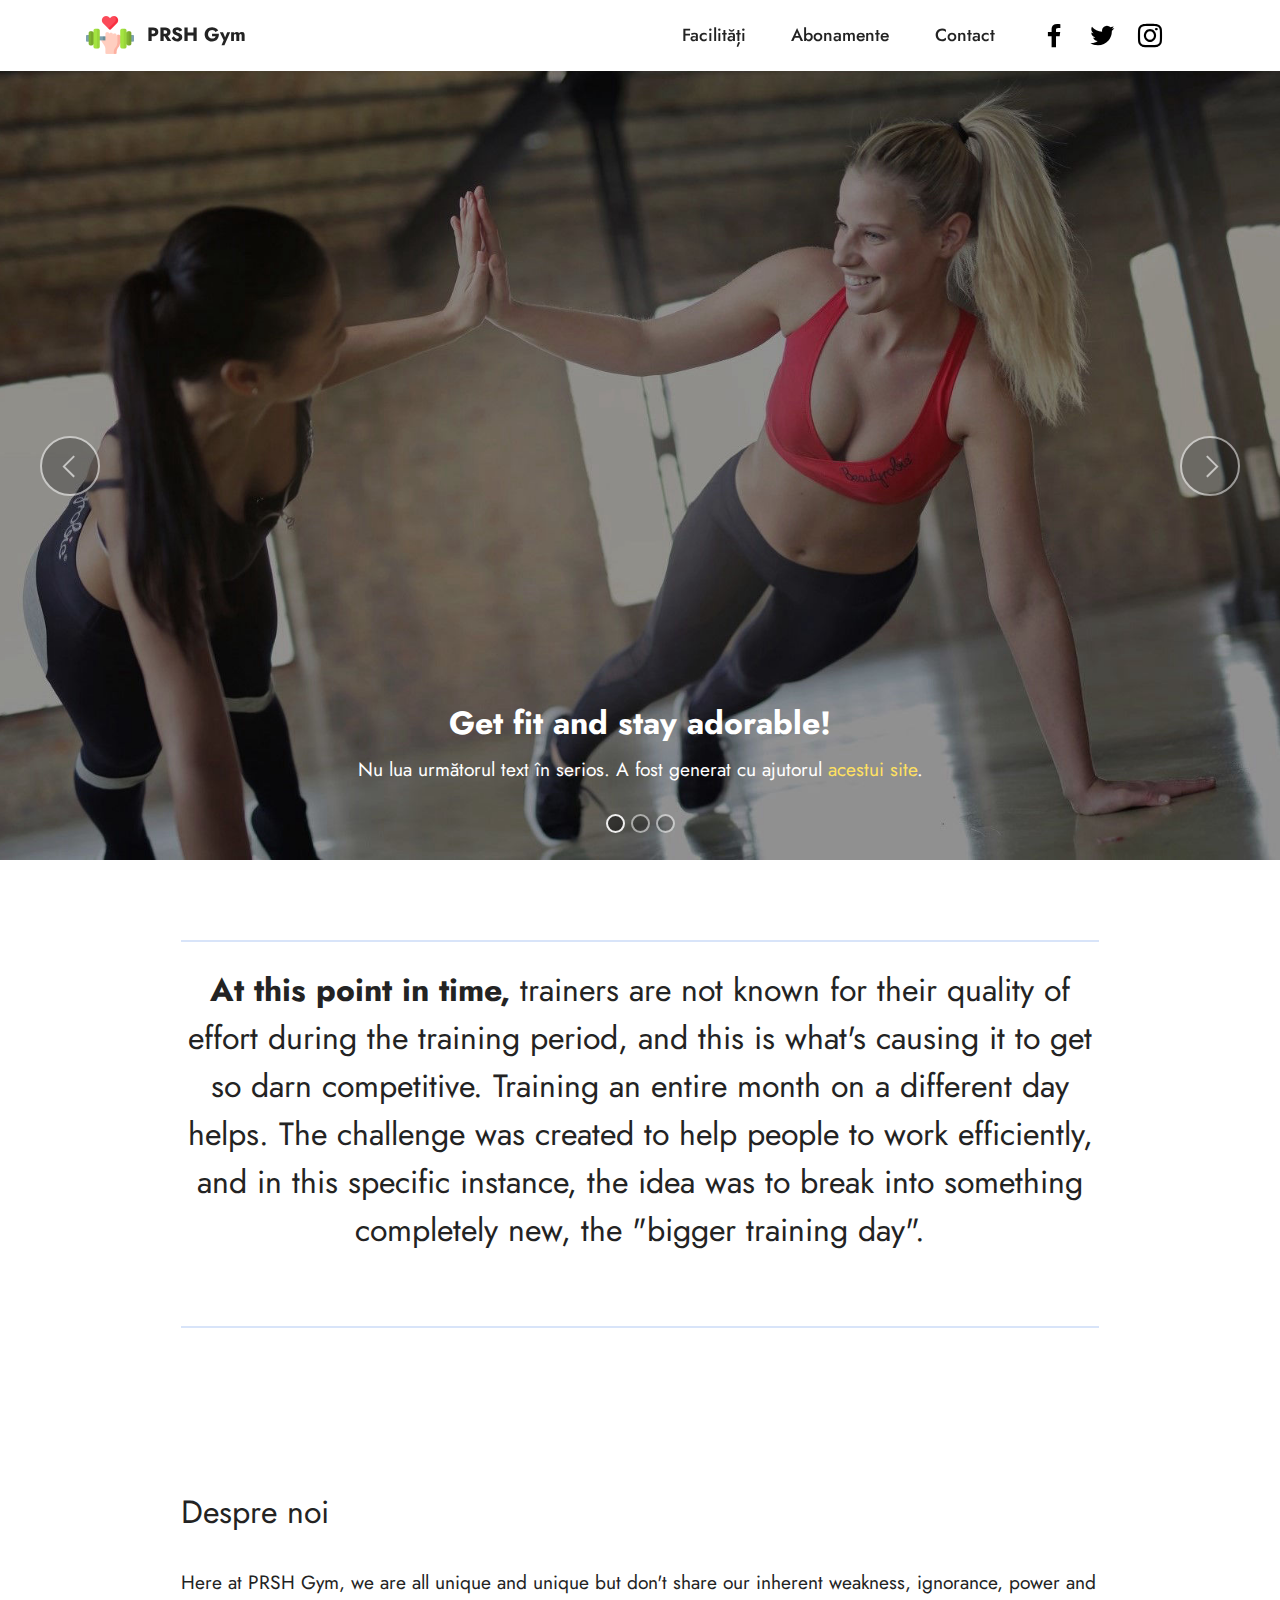
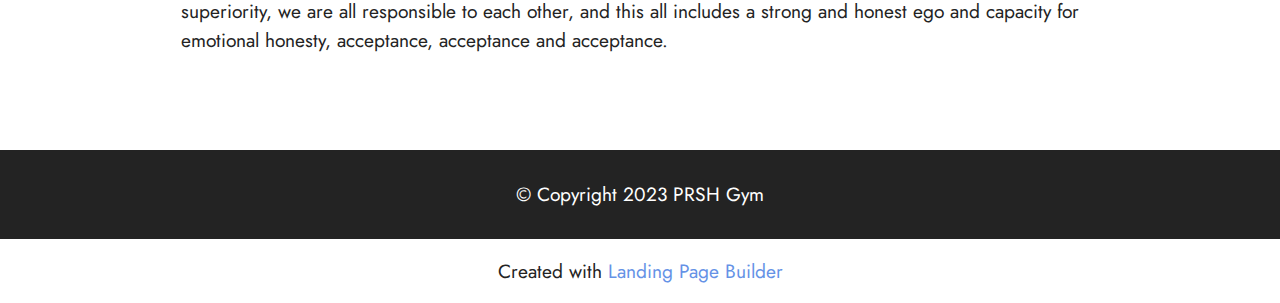
<file: index.html>
<!DOCTYPE html>
<html  >
<head>
  <!-- Site made with Mobirise Website Builder v5.7.8, https://mobirise.com -->
  <meta charset="UTF-8">
  <meta http-equiv="X-UA-Compatible" content="IE=edge">
  <meta name="generator" content="Mobirise v5.7.8, mobirise.com">
  <meta name="viewport" content="width=device-width, initial-scale=1, minimum-scale=1">
  <link rel="shortcut icon" href="assets/images/poza-logo-96x96.png" type="image/x-icon">
  <meta name="description" content="">
  
  
  <title>Acasă</title>
  <link rel="stylesheet" href="assets/web/assets/mobirise-icons2/mobirise2.css">
  <link rel="stylesheet" href="assets/bootstrap/css/bootstrap.min.css">
  <link rel="stylesheet" href="assets/bootstrap/css/bootstrap-grid.min.css">
  <link rel="stylesheet" href="assets/bootstrap/css/bootstrap-reboot.min.css">
  <link rel="stylesheet" href="assets/dropdown/css/style.css">
  <link rel="stylesheet" href="assets/socicon/css/styles.css">
  <link rel="stylesheet" href="assets/theme/css/style.css">
  <link rel="preload" href="https://fonts.googleapis.com/css?family=Jost:100,200,300,400,500,600,700,800,900,100i,200i,300i,400i,500i,600i,700i,800i,900i&display=swap" as="style" onload="this.onload=null;this.rel='stylesheet'">
  <noscript><link rel="stylesheet" href="https://fonts.googleapis.com/css?family=Jost:100,200,300,400,500,600,700,800,900,100i,200i,300i,400i,500i,600i,700i,800i,900i&display=swap"></noscript>
  <link rel="preload" as="style" href="assets/mobirise/css/mbr-additional.css"><link rel="stylesheet" href="assets/mobirise/css/mbr-additional.css" type="text/css">

  
  
  
</head>
<body>
  
  <section data-bs-version="5.1" class="menu menu1 cid-ttcrWYqcsT" once="menu" id="menu1-b">
    

    <nav class="navbar navbar-dropdown navbar-fixed-top navbar-expand-lg">
        <div class="container">
            <div class="navbar-brand">
                <span class="navbar-logo">
                    <a href="index.html">
                        <img src="assets/images/poza-logo-96x96.png" alt="Logo PRSH Gym" style="height: 3rem;">
                    </a>
                </span>
                <span class="navbar-caption-wrap"><a class="navbar-caption text-black text-primary display-7" href="index.html">PRSH Gym</a></span>
            </div>
            <button class="navbar-toggler" type="button" data-toggle="collapse" data-bs-toggle="collapse" data-target="#navbarSupportedContent" data-bs-target="#navbarSupportedContent" aria-controls="navbarNavAltMarkup" aria-expanded="false" aria-label="Toggle navigation">
                <div class="hamburger">
                    <span></span>
                    <span></span>
                    <span></span>
                    <span></span>
                </div>
            </button>
            <div class="collapse navbar-collapse" id="navbarSupportedContent">
                <ul class="navbar-nav nav-dropdown nav-right" data-app-modern-menu="true"><li class="nav-item"><a class="nav-link link text-black text-primary display-4" href="page1.html">Facilități</a></li>
                    <li class="nav-item"><a class="nav-link link text-black text-primary display-4" href="page2.html">Abonamente</a></li>
                    <li class="nav-item"><a class="nav-link link text-black text-primary display-4" href="page3.html">Contact</a>
                    </li></ul>
                <div class="icons-menu">
                    <a class="iconfont-wrapper" href="https://www.facebook.com/fspac.ubb" target="_blank">
                        <span class="p-2 mbr-iconfont socicon-facebook socicon"></span>
                    </a>
                    <a class="iconfont-wrapper" href="https://twitter.com/FspacCluj" target="_blank">
                        <span class="p-2 mbr-iconfont socicon-twitter socicon"></span>
                    </a>
                    <a class="iconfont-wrapper" href="https://www.instagram.com/fspac/?hl=en" target="_blank">
                        <span class="p-2 mbr-iconfont socicon-instagram socicon"></span>
                    </a>
                    
                </div>
                
            </div>
        </div>
    </nav>
</section>

<section data-bs-version="5.1" class="slider1 cid-ttcDL4JC5w" id="slider1-k">
    
    <div class="carousel slide" id="tte1XiDg2R" data-interval="5000" data-bs-interval="5000">
        <ol class="carousel-indicators">
            <li data-slide-to="0" data-bs-slide-to="0" class="active" data-target="#tte1XiDg2R" data-bs-target="#tte1XiDg2R"></li>
            <li data-slide-to="1" data-bs-slide-to="1" data-target="#tte1XiDg2R" data-bs-target="#tte1XiDg2R"></li>
            <li data-slide-to="2" data-bs-slide-to="2" data-target="#tte1XiDg2R" data-bs-target="#tte1XiDg2R"></li>
        </ol>
        <div class="carousel-inner">
            <div class="carousel-item slider-image item active">
                <div class="item-wrapper">
                    <img class="d-block w-100" src="assets/images/carusel2-1-1800x1013.jpg" alt="Femei făcând exerciții în grup la sală">
                    
                    <div class="carousel-caption">
                        <h5 class="mbr-section-subtitle mbr-fonts-style display-5">
                            <strong>Get fit and stay adorable!</strong></h5>
                        <p class="mbr-section-text mbr-fonts-style display-7">Nu lua următorul text în serios. A fost generat cu ajutorul <a href="https://deepai.org/machine-learning-model/text-generator" class="text-warning">acestui site</a>.</p>
                    </div>
                </div>
            </div>
            <div class="carousel-item slider-image item">
                <div class="item-wrapper">
                    <img class="d-block w-100" src="assets/images/carusel3-1-1615x909.jpg" alt="Femei folosind gantere la sală">
                    
                    <div class="carousel-caption">
                        <h5 class="mbr-section-subtitle mbr-fonts-style display-5"><strong>Get fit and stay adorable!</strong></h5>
                        <p class="mbr-section-text mbr-fonts-style display-7">Nu lua următorul text în serios. A fost generat cu ajutorul <a href="https://deepai.org/machine-learning-model/text-generator" class="text-warning">acestui site</a>.</p>
                    </div>
                </div>
            </div>
            <div class="carousel-item slider-image item">
                <div class="item-wrapper">
                    <img class="d-block w-100" src="assets/images/carusel4-1-1770x996.jpg" alt="Femei făcând yoga la sală">
                    
                    <div class="carousel-caption">
                        <h5 class="mbr-section-subtitle mbr-fonts-style display-5"><strong>Get fit and stay adorable!</strong></h5>
                        <p class="mbr-section-text mbr-fonts-style display-7">Nu lua următorul text în serios. A fost generat cu ajutorul <a href="https://deepai.org/machine-learning-model/text-generator" class="text-warning">acestui site</a>.</p>
                    </div>
                </div>
            </div>
        </div>
        <a class="carousel-control carousel-control-prev" role="button" data-slide="prev" data-bs-slide="prev" href="#tte1XiDg2R">
            <span class="mobi-mbri mobi-mbri-arrow-prev" aria-hidden="true"></span>
            <span class="sr-only visually-hidden">Previous</span>
        </a>
        <a class="carousel-control carousel-control-next" role="button" data-slide="next" data-bs-slide="next" href="#tte1XiDg2R">
            <span class="mobi-mbri mobi-mbri-arrow-next" aria-hidden="true"></span>
            <span class="sr-only visually-hidden">Next</span>
        </a>
    </div>
</section>

<section data-bs-version="5.1" class="content6 cid-ttczzzGlQ6" id="content6-h">
    
    <div class="container">
        <div class="row justify-content-center">
            <div class="col-md-12 col-lg-10">
                <hr class="line">
                <p class="mbr-text align-center mbr-fonts-style my-4 display-5"><strong>At this point in time,</strong> trainers are not known for their quality of effort during the training period, and this is what's causing it to get so darn competitive. Training an entire month on a different day helps. The challenge was created to help people to work efficiently, and in this specific instance, the idea was to break into something completely new, the "bigger training day".
<br>
<br></p>
                <hr class="line">
            </div>
        </div>
    </div>
</section>

<section data-bs-version="5.1" class="content5 cid-ttcwivcofM" id="content5-f">
    
    <div class="container">
        <div class="row justify-content-center">
            <div class="col-md-12 col-lg-10">
                
                <h4 class="mbr-section-subtitle mbr-fonts-style mb-4 display-5">
                    Despre noi</h4>
                <p class="mbr-text mbr-fonts-style display-7">Here at PRSH Gym, we are all unique and unique but don't share our inherent weakness, ignorance, power and superiority, we are all responsible to each other, and this all includes a strong and honest ego and capacity for emotional honesty, acceptance, acceptance and acceptance.<br></p>
            </div>
        </div>
    </div>
</section>

<section data-bs-version="5.1" class="footer7 cid-tt7dY3WqRy" once="footers" id="footer7-2">

    

    

    <div class="container">
        <div class="media-container-row align-center mbr-white">
            <div class="col-12">
                <p class="mbr-text mb-0 mbr-fonts-style display-7">
                    © Copyright 2023 PRSH Gym</p>
            </div>
        </div>
    </div>
</section><section class="display-7" style="padding: 0;align-items: center;justify-content: center;flex-wrap: wrap;    align-content: center;display: flex;position: relative;height: 4rem;"><a href="https://mobiri.se/2934551" style="flex: 1 1;height: 4rem;position: absolute;width: 100%;z-index: 1;"><img alt="" style="height: 4rem;" src="[data-uri]"></a><p style="margin: 0;text-align: center;" class="display-7">Created with &#8204;</p><a style="z-index:1" href="https://mobirise.com/builder/landing-page-builder.html">Landing Page Builder</a></section><script src="assets/bootstrap/js/bootstrap.bundle.min.js"></script>  <script src="assets/smoothscroll/smooth-scroll.js"></script>  <script src="assets/ytplayer/index.js"></script>  <script src="assets/dropdown/js/navbar-dropdown.js"></script>  <script src="assets/theme/js/script.js"></script>  
  
  
</body>
</html>
</file>
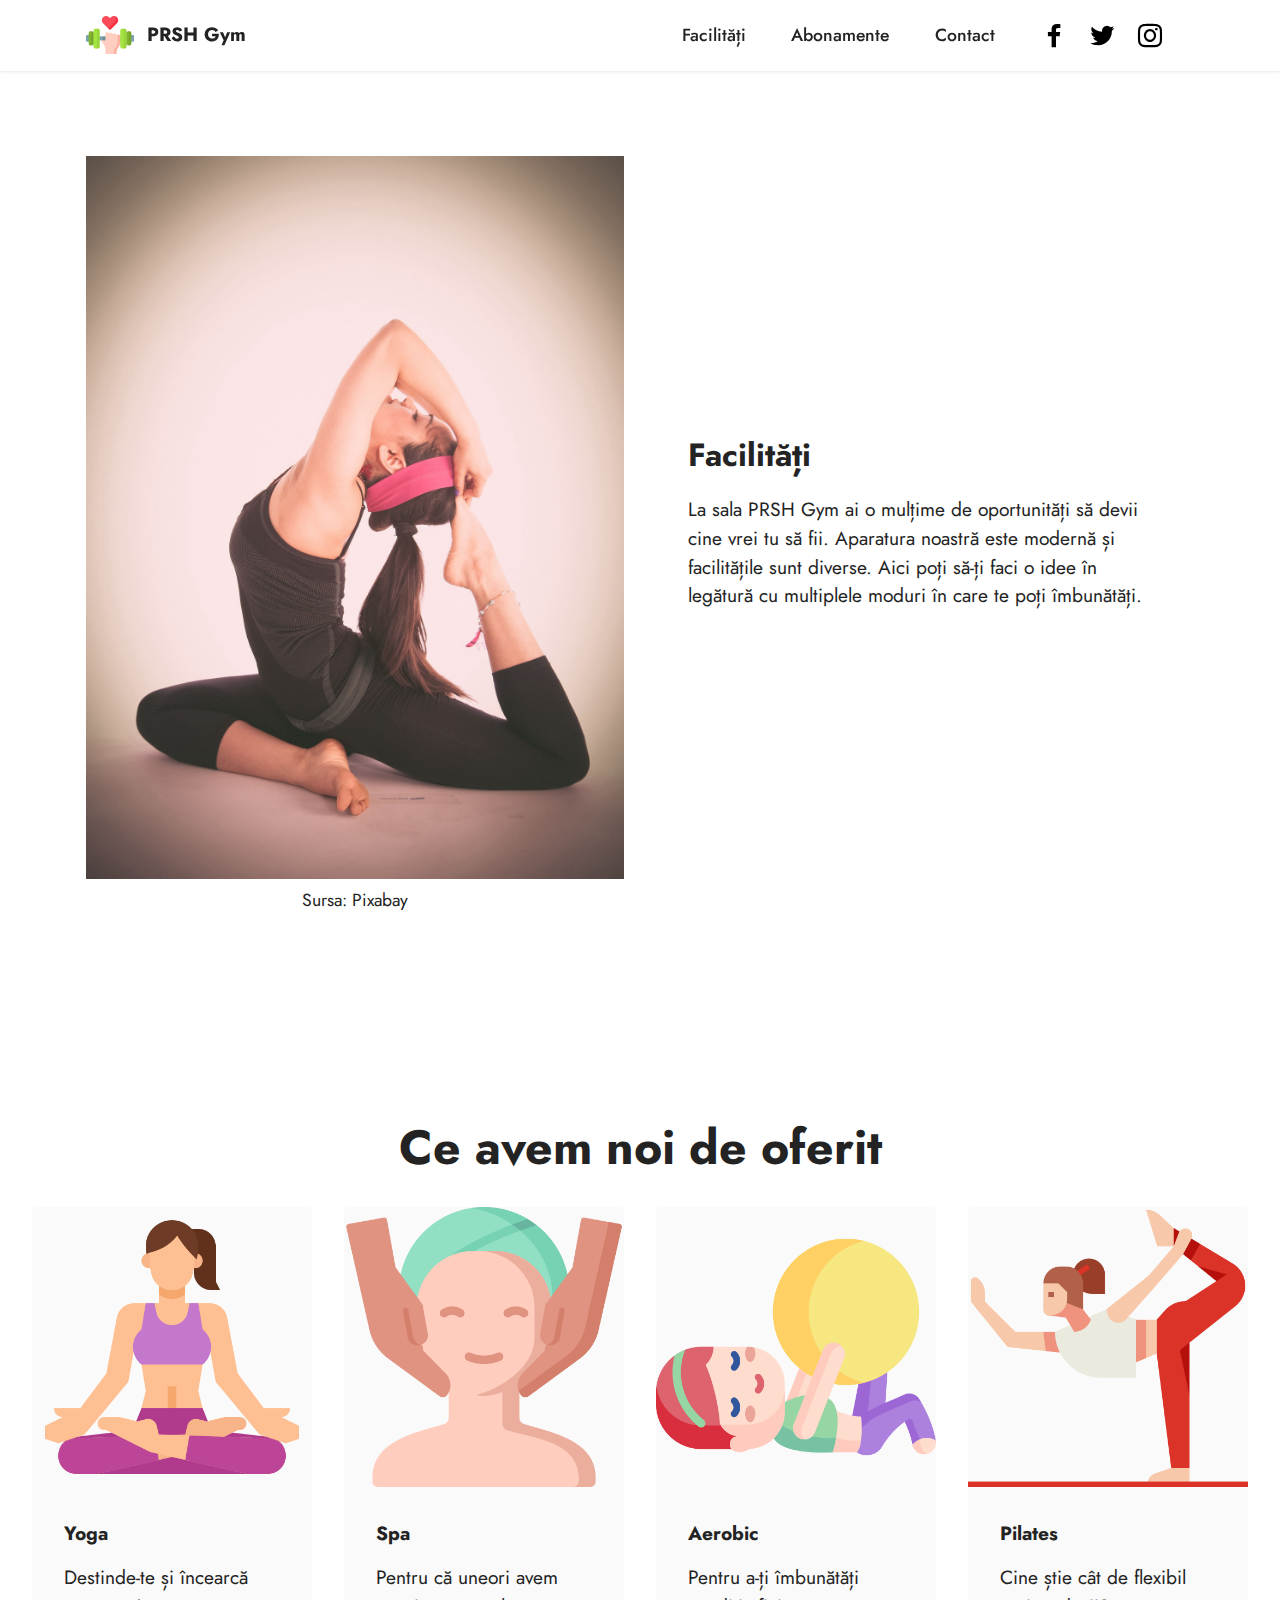
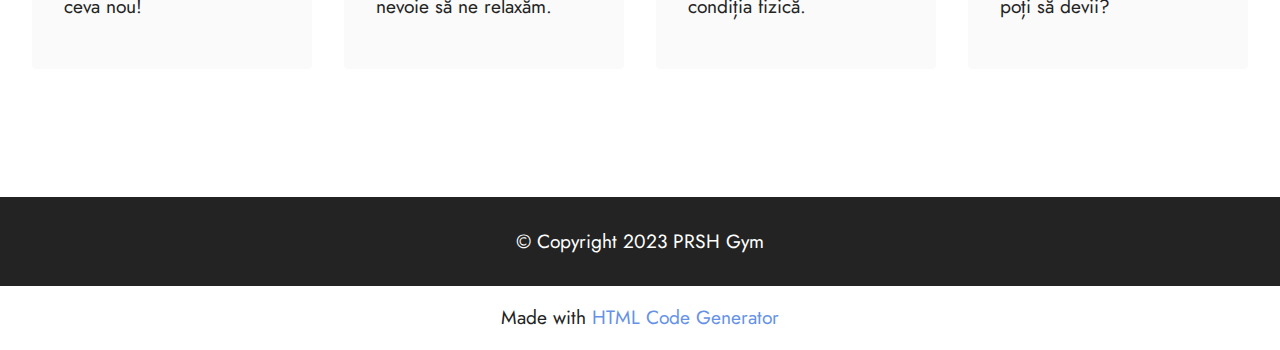
<file: page1.html>
<!DOCTYPE html>
<html  >
<head>
  <!-- Site made with Mobirise Website Builder v5.7.8, https://mobirise.com -->
  <meta charset="UTF-8">
  <meta http-equiv="X-UA-Compatible" content="IE=edge">
  <meta name="generator" content="Mobirise v5.7.8, mobirise.com">
  <meta name="viewport" content="width=device-width, initial-scale=1, minimum-scale=1">
  <link rel="shortcut icon" href="assets/images/poza-logo-96x96.png" type="image/x-icon">
  <meta name="description" content="">
  
  
  <title>Facilități</title>
  <link rel="stylesheet" href="assets/bootstrap/css/bootstrap.min.css">
  <link rel="stylesheet" href="assets/bootstrap/css/bootstrap-grid.min.css">
  <link rel="stylesheet" href="assets/bootstrap/css/bootstrap-reboot.min.css">
  <link rel="stylesheet" href="assets/dropdown/css/style.css">
  <link rel="stylesheet" href="assets/socicon/css/styles.css">
  <link rel="stylesheet" href="assets/theme/css/style.css">
  <link rel="preload" href="https://fonts.googleapis.com/css?family=Jost:100,200,300,400,500,600,700,800,900,100i,200i,300i,400i,500i,600i,700i,800i,900i&display=swap" as="style" onload="this.onload=null;this.rel='stylesheet'">
  <noscript><link rel="stylesheet" href="https://fonts.googleapis.com/css?family=Jost:100,200,300,400,500,600,700,800,900,100i,200i,300i,400i,500i,600i,700i,800i,900i&display=swap"></noscript>
  <link rel="preload" as="style" href="assets/mobirise/css/mbr-additional.css"><link rel="stylesheet" href="assets/mobirise/css/mbr-additional.css" type="text/css">

  
  
  
</head>
<body>
  
  <section data-bs-version="5.1" class="menu menu1 cid-ttcrWYqcsT" once="menu" id="menu1-b">
    

    <nav class="navbar navbar-dropdown navbar-fixed-top navbar-expand-lg">
        <div class="container">
            <div class="navbar-brand">
                <span class="navbar-logo">
                    <a href="index.html">
                        <img src="assets/images/poza-logo-96x96.png" alt="Logo PRSH Gym" style="height: 3rem;">
                    </a>
                </span>
                <span class="navbar-caption-wrap"><a class="navbar-caption text-black text-primary display-7" href="index.html">PRSH Gym</a></span>
            </div>
            <button class="navbar-toggler" type="button" data-toggle="collapse" data-bs-toggle="collapse" data-target="#navbarSupportedContent" data-bs-target="#navbarSupportedContent" aria-controls="navbarNavAltMarkup" aria-expanded="false" aria-label="Toggle navigation">
                <div class="hamburger">
                    <span></span>
                    <span></span>
                    <span></span>
                    <span></span>
                </div>
            </button>
            <div class="collapse navbar-collapse" id="navbarSupportedContent">
                <ul class="navbar-nav nav-dropdown nav-right" data-app-modern-menu="true"><li class="nav-item"><a class="nav-link link text-black text-primary display-4" href="page1.html">Facilități</a></li>
                    <li class="nav-item"><a class="nav-link link text-black text-primary display-4" href="page2.html">Abonamente</a></li>
                    <li class="nav-item"><a class="nav-link link text-black text-primary display-4" href="page3.html">Contact</a>
                    </li></ul>
                <div class="icons-menu">
                    <a class="iconfont-wrapper" href="https://www.facebook.com/fspac.ubb" target="_blank">
                        <span class="p-2 mbr-iconfont socicon-facebook socicon"></span>
                    </a>
                    <a class="iconfont-wrapper" href="https://twitter.com/FspacCluj" target="_blank">
                        <span class="p-2 mbr-iconfont socicon-twitter socicon"></span>
                    </a>
                    <a class="iconfont-wrapper" href="https://www.instagram.com/fspac/?hl=en" target="_blank">
                        <span class="p-2 mbr-iconfont socicon-instagram socicon"></span>
                    </a>
                    
                </div>
                
            </div>
        </div>
    </nav>
</section>

<section data-bs-version="5.1" class="image1 cid-ttcDk08Qkt" id="image1-i">
    

    
    

    <div class="container">
        <div class="row align-items-center">
            <div class="col-12 col-lg-6">
                <div class="image-wrapper">
                    <img src="assets/images/mbr-1256x1689.jpg" alt="Femeie care face yoga. Sursa: Pixabay">
                    <p class="mbr-description mbr-fonts-style pt-2 align-center display-4">
                    Sursa: Pixabay</p>
                </div>
            </div>
            <div class="col-12 col-lg">
                <div class="text-wrapper">
                    <h3 class="mbr-section-title mbr-fonts-style mb-3 display-5">
                        <strong>Facilități</strong></h3>
                    <p class="mbr-text mbr-fonts-style display-7">La sala PRSH Gym ai o mulțime de oportunități să devii cine vrei tu să fii. Aparatura noastră este modernă și facilitățile sunt diverse. Aici poți să-ți faci o idee în legătură cu multiplele moduri în care te poți îmbunătăți.<br>
<br></p>
                </div>
            </div>
        </div>
    </div>
</section>

<section data-bs-version="5.1" class="gallery3 cid-ttcG7iaX20" id="gallery3-n">
    
    
    <div class="container-fluid">
        <div class="mbr-section-head">
            <h4 class="mbr-section-title mbr-fonts-style align-center mb-0 display-2">
                <strong>Ce avem noi de oferit</strong></h4>
            
        </div>
        <div class="row mt-4">
            <div class="item features-image сol-12 col-md-6 col-lg-3">
                <div class="item-wrapper">
                    <div class="item-img">
                        <img src="assets/images/poza-yoga-512x512.png" alt="Femeie care face yoga">
                    </div>
                    <div class="item-content">
                        <h5 class="item-title mbr-fonts-style display-7">
                            <strong>Yoga</strong></h5>
                        
                        <p class="mbr-text mbr-fonts-style mt-3 display-7">Destinde-te și încearcă ceva nou!</p>
                    </div>
                    
                </div>
            </div>
            <div class="item features-image сol-12 col-md-6 col-lg-3">
                <div class="item-wrapper">
                    <div class="item-img">
                        <img src="assets/images/poza-spa-512x512.png" alt="Persoană la spa">
                    </div>
                    <div class="item-content">
                        <h5 class="item-title mbr-fonts-style display-7">
                            <strong>Spa</strong></h5>
                        
                        <p class="mbr-text mbr-fonts-style mt-3 display-7">Pentru că uneori avem nevoie să ne relaxăm.</p>
                    </div>
                    
                </div>
            </div>
            <div class="item features-image сol-12 col-md-6 col-lg-3">
                <div class="item-wrapper">
                    <div class="item-img">
                        <img src="assets/images/poza-exercitii-512x512.png" alt="Persoană care face exerciții cu o minge de cauciuc">
                    </div>
                    <div class="item-content">
                        <h5 class="item-title mbr-fonts-style display-7">
                            <strong>Aerobic</strong></h5>
                        
                        <p class="mbr-text mbr-fonts-style mt-3 display-7">Pentru a-ți îmbunătăți condiția fizică.</p>
                    </div>
                    
                </div>
            </div>
            <div class="item features-image сol-12 col-md-6 col-lg-3">
                <div class="item-wrapper">
                    <div class="item-img">
                        <img src="assets/images/poza-pilates-512x512.png" alt="Femeie care face pilates" title="">
                    </div>
                    <div class="item-content">
                        <h5 class="item-title mbr-fonts-style display-7">
                            <strong>Pilates</strong></h5>
                        
                        <p class="mbr-text mbr-fonts-style mt-3 display-7">Cine știe cât de flexibil poți să devii?</p>
                    </div>
                    
                </div>
            </div>
        </div>
    </div>
</section>

<section data-bs-version="5.1" class="footer7 cid-tt7dY3WqRy" once="footers" id="footer7-6">

    

    

    <div class="container">
        <div class="media-container-row align-center mbr-white">
            <div class="col-12">
                <p class="mbr-text mb-0 mbr-fonts-style display-7">
                    © Copyright 2023 PRSH Gym</p>
            </div>
        </div>
    </div>
</section><section class="display-7" style="padding: 0;align-items: center;justify-content: center;flex-wrap: wrap;    align-content: center;display: flex;position: relative;height: 4rem;"><a href="https://mobiri.se/2934551" style="flex: 1 1;height: 4rem;position: absolute;width: 100%;z-index: 1;"><img alt="" style="height: 4rem;" src="[data-uri]"></a><p style="margin: 0;text-align: center;" class="display-7">Made with  &#8204;</p><a style="z-index:1" href="https://mobirise.com/builder/html-code-generator.html">HTML Code Generator</a></section><script src="assets/bootstrap/js/bootstrap.bundle.min.js"></script>  <script src="assets/smoothscroll/smooth-scroll.js"></script>  <script src="assets/ytplayer/index.js"></script>  <script src="assets/dropdown/js/navbar-dropdown.js"></script>  <script src="assets/theme/js/script.js"></script>  
  
  
</body>
</html>
</file>
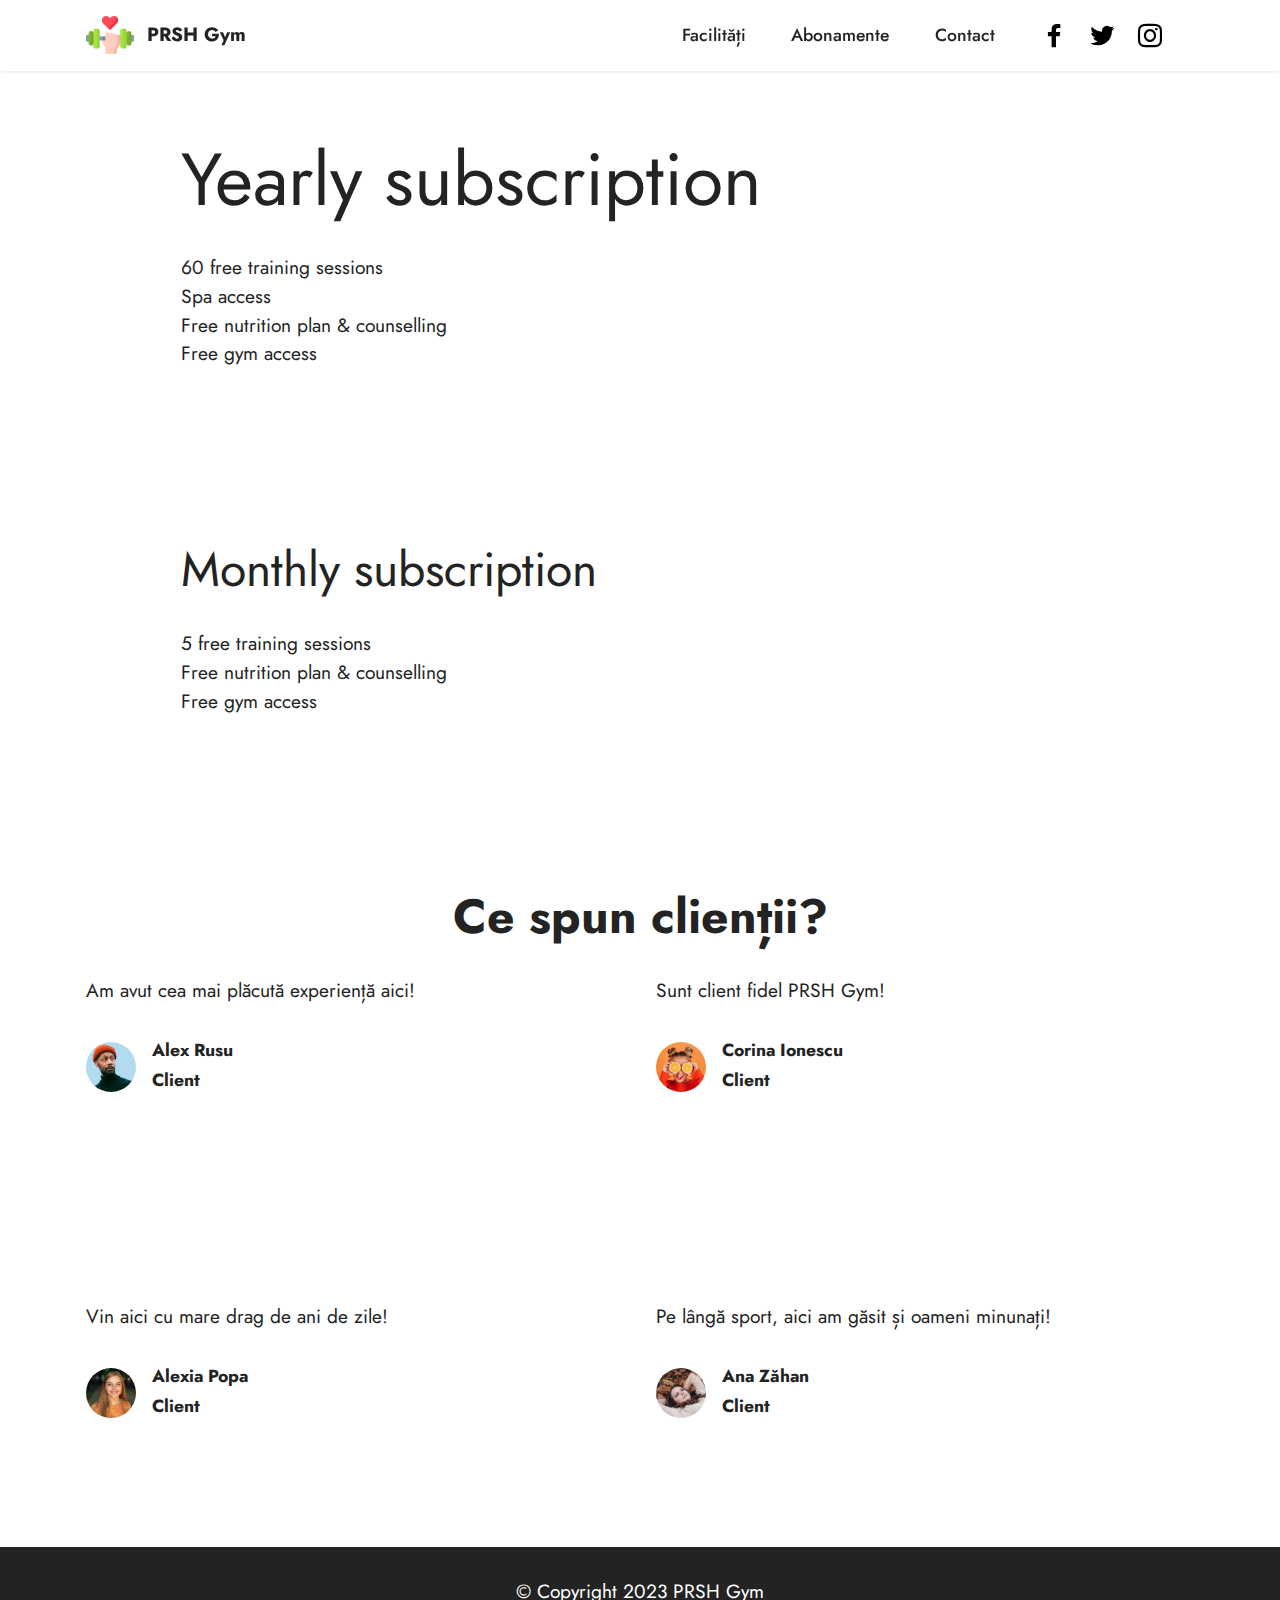
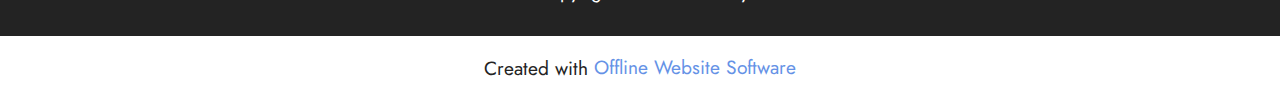
<file: page2.html>
<!DOCTYPE html>
<html  >
<head>
  <!-- Site made with Mobirise Website Builder v5.7.8, https://mobirise.com -->
  <meta charset="UTF-8">
  <meta http-equiv="X-UA-Compatible" content="IE=edge">
  <meta name="generator" content="Mobirise v5.7.8, mobirise.com">
  <meta name="viewport" content="width=device-width, initial-scale=1, minimum-scale=1">
  <link rel="shortcut icon" href="assets/images/poza-logo-96x96.png" type="image/x-icon">
  <meta name="description" content="">
  
  
  <title>Abonamente</title>
  <link rel="stylesheet" href="assets/web/assets/mobirise-icons2/mobirise2.css">
  <link rel="stylesheet" href="assets/bootstrap/css/bootstrap.min.css">
  <link rel="stylesheet" href="assets/bootstrap/css/bootstrap-grid.min.css">
  <link rel="stylesheet" href="assets/bootstrap/css/bootstrap-reboot.min.css">
  <link rel="stylesheet" href="assets/dropdown/css/style.css">
  <link rel="stylesheet" href="assets/socicon/css/styles.css">
  <link rel="stylesheet" href="assets/theme/css/style.css">
  <link rel="preload" href="https://fonts.googleapis.com/css?family=Jost:100,200,300,400,500,600,700,800,900,100i,200i,300i,400i,500i,600i,700i,800i,900i&display=swap" as="style" onload="this.onload=null;this.rel='stylesheet'">
  <noscript><link rel="stylesheet" href="https://fonts.googleapis.com/css?family=Jost:100,200,300,400,500,600,700,800,900,100i,200i,300i,400i,500i,600i,700i,800i,900i&display=swap"></noscript>
  <link rel="preload" as="style" href="assets/mobirise/css/mbr-additional.css"><link rel="stylesheet" href="assets/mobirise/css/mbr-additional.css" type="text/css">

  
  
  
</head>
<body>
  
  <section data-bs-version="5.1" class="menu menu1 cid-ttcrWYqcsT" once="menu" id="menu1-b">
    

    <nav class="navbar navbar-dropdown navbar-fixed-top navbar-expand-lg">
        <div class="container">
            <div class="navbar-brand">
                <span class="navbar-logo">
                    <a href="index.html">
                        <img src="assets/images/poza-logo-96x96.png" alt="Logo PRSH Gym" style="height: 3rem;">
                    </a>
                </span>
                <span class="navbar-caption-wrap"><a class="navbar-caption text-black text-primary display-7" href="index.html">PRSH Gym</a></span>
            </div>
            <button class="navbar-toggler" type="button" data-toggle="collapse" data-bs-toggle="collapse" data-target="#navbarSupportedContent" data-bs-target="#navbarSupportedContent" aria-controls="navbarNavAltMarkup" aria-expanded="false" aria-label="Toggle navigation">
                <div class="hamburger">
                    <span></span>
                    <span></span>
                    <span></span>
                    <span></span>
                </div>
            </button>
            <div class="collapse navbar-collapse" id="navbarSupportedContent">
                <ul class="navbar-nav nav-dropdown nav-right" data-app-modern-menu="true"><li class="nav-item"><a class="nav-link link text-black text-primary display-4" href="page1.html">Facilități</a></li>
                    <li class="nav-item"><a class="nav-link link text-black text-primary display-4" href="page2.html">Abonamente</a></li>
                    <li class="nav-item"><a class="nav-link link text-black text-primary display-4" href="page3.html">Contact</a>
                    </li></ul>
                <div class="icons-menu">
                    <a class="iconfont-wrapper" href="https://www.facebook.com/fspac.ubb" target="_blank">
                        <span class="p-2 mbr-iconfont socicon-facebook socicon"></span>
                    </a>
                    <a class="iconfont-wrapper" href="https://twitter.com/FspacCluj" target="_blank">
                        <span class="p-2 mbr-iconfont socicon-twitter socicon"></span>
                    </a>
                    <a class="iconfont-wrapper" href="https://www.instagram.com/fspac/?hl=en" target="_blank">
                        <span class="p-2 mbr-iconfont socicon-instagram socicon"></span>
                    </a>
                    
                </div>
                
            </div>
        </div>
    </nav>
</section>

<section data-bs-version="5.1" class="content5 cid-ttdVXiLS3E" id="content5-u">
    
    <div class="container">
        <div class="row justify-content-center">
            <div class="col-md-12 col-lg-10">
                
                <h4 class="mbr-section-subtitle mbr-fonts-style mb-4 display-1">Yearly subscription</h4>
                <p class="mbr-text mbr-fonts-style display-7">60 free training sessions
<br>Spa access
<br>Free nutrition plan &amp; counselling
<br>Free gym access</p>
            </div>
        </div>
    </div>
</section>

<section data-bs-version="5.1" class="content5 cid-ttdVXPpkL4" id="content5-v">
    
    <div class="container">
        <div class="row justify-content-center">
            <div class="col-md-12 col-lg-10">
                
                <h4 class="mbr-section-subtitle mbr-fonts-style mb-4 display-2">
                    Monthly subscription</h4>
                <p class="mbr-text mbr-fonts-style display-7">5 free training sessions
<br>Free nutrition plan &amp; counselling
<br>Free gym access</p>
            </div>
        </div>
    </div>
</section>

<section data-bs-version="5.1" class="testimonials2 cid-ttcIvcbs0Z" id="testimonials2-o">
    
    
    
    
    <div class="container">
        <h3 class="mbr-section-title mbr-fonts-style align-center mb-4 display-2">
            <strong>Ce spun clienții?</strong></h3>
        <div class="row justify-content-center">
            <div class="card col-12 col-md-6">
                <p class="mbr-text mbr-fonts-style mb-4 display-7">Am avut cea mai plăcută experiență aici!</p>
                <div class="d-flex mb-md-0 mb-4">
                    <div class="image-wrapper">
                        <img src="assets/images/team1.jpg" alt="Alex Rusu">
                    </div>
                    <div class="text-wrapper">
                        <p class="name mbr-fonts-style mb-1 display-4"><strong>Alex Rusu</strong></p>
                        <p class="position mbr-fonts-style display-4">
                            <strong>Client</strong>
                        </p>
                    </div>
                </div>
            </div>
            <div class="card col-12 col-md-6">
                <p class="mbr-text mbr-fonts-style mb-4 display-7">Sunt client fidel PRSH Gym!</p>
                <div class="d-flex mb-md-0 mb-4">
                    <div class="image-wrapper">
                        <img src="assets/images/team2.jpg" alt="Corina Ionescu">
                    </div>
                    <div class="text-wrapper">
                        <p class="name mbr-fonts-style mb-1 display-4">
                            <strong>Corina Ionescu</strong></p>
                        <p class="position mbr-fonts-style display-4">
                            <strong>Client</strong>
                        </p>
                    </div>
                </div>
            </div>
        </div>
    </div>
</section>

<section data-bs-version="5.1" class="testimonials2 cid-ttdWL72FNz" id="testimonials2-w">
    
    
    
    
    <div class="container">
        
        <div class="row justify-content-center">
            <div class="card col-12 col-md-6">
                <p class="mbr-text mbr-fonts-style mb-4 display-7">Vin aici cu mare drag de ani de zile!</p>
                <div class="d-flex mb-md-0 mb-4">
                    <div class="image-wrapper">
                        <img src="assets/images/mbr-100x67.jpg" alt="Alexia Popa">
                    </div>
                    <div class="text-wrapper">
                        <p class="name mbr-fonts-style mb-1 display-4">
                            <strong>Alexia Popa</strong></p>
                        <p class="position mbr-fonts-style display-4">
                            <strong>Client</strong>
                        </p>
                    </div>
                </div>
            </div>
            <div class="card col-12 col-md-6">
                <p class="mbr-text mbr-fonts-style mb-4 display-7">Pe lângă sport, aici am găsit și oameni minunați!</p>
                <div class="d-flex mb-md-0 mb-4">
                    <div class="image-wrapper">
                        <img src="assets/images/mbr-1-100x67.jpg" alt="Ana Zăhan">
                    </div>
                    <div class="text-wrapper">
                        <p class="name mbr-fonts-style mb-1 display-4"><strong>Ana Zăhan</strong></p>
                        <p class="position mbr-fonts-style display-4">
                            <strong>Client</strong>
                        </p>
                    </div>
                </div>
            </div>
        </div>
    </div>
</section>

<section data-bs-version="5.1" class="footer7 cid-tt7dY3WqRy" once="footers" id="footer7-8">

    

    

    <div class="container">
        <div class="media-container-row align-center mbr-white">
            <div class="col-12">
                <p class="mbr-text mb-0 mbr-fonts-style display-7">
                    © Copyright 2023 PRSH Gym</p>
            </div>
        </div>
    </div>
</section><section class="display-7" style="padding: 0;align-items: center;justify-content: center;flex-wrap: wrap;    align-content: center;display: flex;position: relative;height: 4rem;"><a href="https://mobiri.se/2934551" style="flex: 1 1;height: 4rem;position: absolute;width: 100%;z-index: 1;"><img alt="" style="height: 4rem;" src="[data-uri]"></a><p style="margin: 0;text-align: center;" class="display-7">Created with &#8204;</p><a style="z-index:1" href="https://mobirise.com/offline-website-builder.html">Offline Website Software</a></section><script src="assets/bootstrap/js/bootstrap.bundle.min.js"></script>  <script src="assets/smoothscroll/smooth-scroll.js"></script>  <script src="assets/ytplayer/index.js"></script>  <script src="assets/dropdown/js/navbar-dropdown.js"></script>  <script src="assets/theme/js/script.js"></script>  
  
  
</body>
</html>
</file>
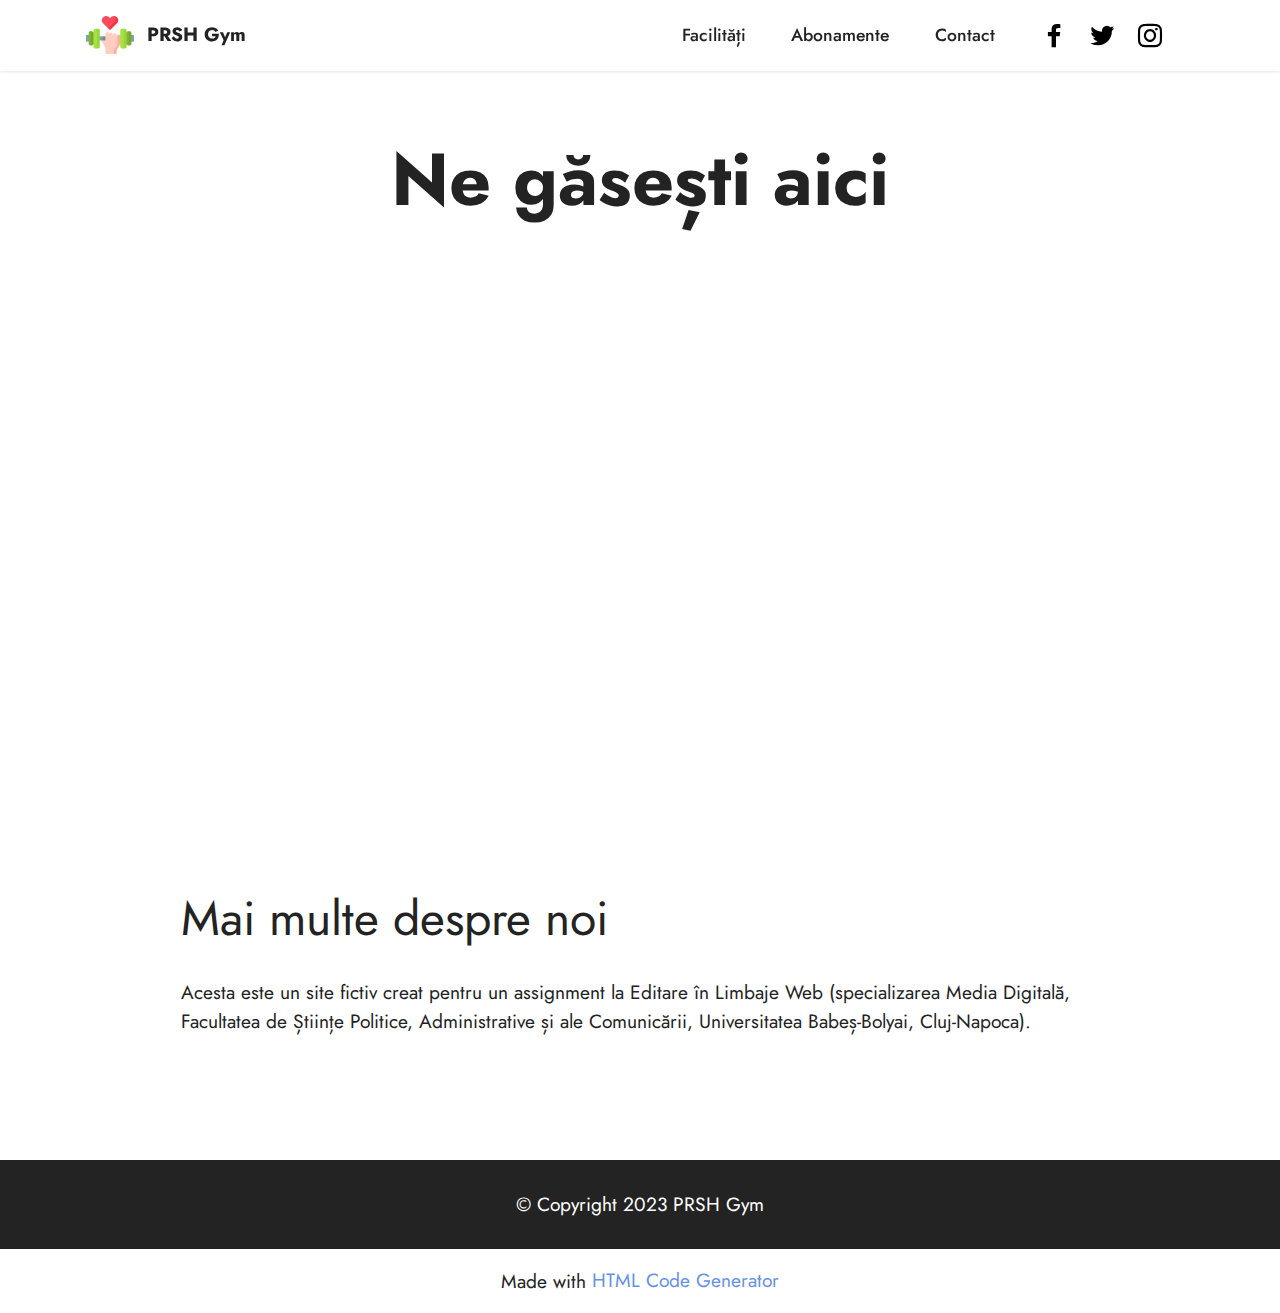
<file: page3.html>
<!DOCTYPE html>
<html  >
<head>
  <!-- Site made with Mobirise Website Builder v5.7.8, https://mobirise.com -->
  <meta charset="UTF-8">
  <meta http-equiv="X-UA-Compatible" content="IE=edge">
  <meta name="generator" content="Mobirise v5.7.8, mobirise.com">
  <meta name="viewport" content="width=device-width, initial-scale=1, minimum-scale=1">
  <link rel="shortcut icon" href="assets/images/poza-logo-96x96.png" type="image/x-icon">
  <meta name="description" content="">
  
  
  <title>Contact</title>
  <link rel="stylesheet" href="assets/bootstrap/css/bootstrap.min.css">
  <link rel="stylesheet" href="assets/bootstrap/css/bootstrap-grid.min.css">
  <link rel="stylesheet" href="assets/bootstrap/css/bootstrap-reboot.min.css">
  <link rel="stylesheet" href="assets/dropdown/css/style.css">
  <link rel="stylesheet" href="assets/socicon/css/styles.css">
  <link rel="stylesheet" href="assets/theme/css/style.css">
  <link rel="preload" href="https://fonts.googleapis.com/css?family=Jost:100,200,300,400,500,600,700,800,900,100i,200i,300i,400i,500i,600i,700i,800i,900i&display=swap" as="style" onload="this.onload=null;this.rel='stylesheet'">
  <noscript><link rel="stylesheet" href="https://fonts.googleapis.com/css?family=Jost:100,200,300,400,500,600,700,800,900,100i,200i,300i,400i,500i,600i,700i,800i,900i&display=swap"></noscript>
  <link rel="preload" as="style" href="assets/mobirise/css/mbr-additional.css"><link rel="stylesheet" href="assets/mobirise/css/mbr-additional.css" type="text/css">

  
  
  
</head>
<body>
  
  <section data-bs-version="5.1" class="menu menu1 cid-ttcrWYqcsT" once="menu" id="menu1-b">
    

    <nav class="navbar navbar-dropdown navbar-fixed-top navbar-expand-lg">
        <div class="container">
            <div class="navbar-brand">
                <span class="navbar-logo">
                    <a href="index.html">
                        <img src="assets/images/poza-logo-96x96.png" alt="Logo PRSH Gym" style="height: 3rem;">
                    </a>
                </span>
                <span class="navbar-caption-wrap"><a class="navbar-caption text-black text-primary display-7" href="index.html">PRSH Gym</a></span>
            </div>
            <button class="navbar-toggler" type="button" data-toggle="collapse" data-bs-toggle="collapse" data-target="#navbarSupportedContent" data-bs-target="#navbarSupportedContent" aria-controls="navbarNavAltMarkup" aria-expanded="false" aria-label="Toggle navigation">
                <div class="hamburger">
                    <span></span>
                    <span></span>
                    <span></span>
                    <span></span>
                </div>
            </button>
            <div class="collapse navbar-collapse" id="navbarSupportedContent">
                <ul class="navbar-nav nav-dropdown nav-right" data-app-modern-menu="true"><li class="nav-item"><a class="nav-link link text-black text-primary display-4" href="page1.html">Facilități</a></li>
                    <li class="nav-item"><a class="nav-link link text-black text-primary display-4" href="page2.html">Abonamente</a></li>
                    <li class="nav-item"><a class="nav-link link text-black text-primary display-4" href="page3.html">Contact</a>
                    </li></ul>
                <div class="icons-menu">
                    <a class="iconfont-wrapper" href="https://www.facebook.com/fspac.ubb" target="_blank">
                        <span class="p-2 mbr-iconfont socicon-facebook socicon"></span>
                    </a>
                    <a class="iconfont-wrapper" href="https://twitter.com/FspacCluj" target="_blank">
                        <span class="p-2 mbr-iconfont socicon-twitter socicon"></span>
                    </a>
                    <a class="iconfont-wrapper" href="https://www.instagram.com/fspac/?hl=en" target="_blank">
                        <span class="p-2 mbr-iconfont socicon-instagram socicon"></span>
                    </a>
                    
                </div>
                
            </div>
        </div>
    </nav>
</section>

<section data-bs-version="5.1" class="map1 cid-ttcJHe5fBA" id="map1-s">
    
    
    
    <div class="container">
        <div class="mbr-section-head mb-4">
            <h3 class="mbr-section-title mbr-fonts-style align-center mb-0 display-1">
                <strong>Ne găsești aici</strong></h3>
            
        </div>
        <div class="google-map"><iframe frameborder="0" style="border:0" src="https://www.google.com/maps/embed/v1/place?key=AIzaSyCZI5F_k6S1k46ujh0SNrapM89f7mJxd30&amp;q=350 5th Ave, New York, NY 10118" allowfullscreen=""></iframe></div>
    </div>
</section>

<section data-bs-version="5.1" class="content5 cid-ttcJEXbme5" id="content5-r">
    
    <div class="container">
        <div class="row justify-content-center">
            <div class="col-md-12 col-lg-10">
                
                <h4 class="mbr-section-subtitle mbr-fonts-style mb-4 display-2">
                    Mai multe despre noi</h4>
                <p class="mbr-text mbr-fonts-style display-7">Acesta este un site fictiv creat pentru un assignment la Editare în Limbaje Web (specializarea Media Digitală, Facultatea de Științe Politice, Administrative și ale Comunicării, Universitatea Babeș-Bolyai, Cluj-Napoca).
<br>
<br></p>
            </div>
        </div>
    </div>
</section>

<section data-bs-version="5.1" class="footer7 cid-tt7dY3WqRy" once="footers" id="footer7-a">

    

    

    <div class="container">
        <div class="media-container-row align-center mbr-white">
            <div class="col-12">
                <p class="mbr-text mb-0 mbr-fonts-style display-7">
                    © Copyright 2023 PRSH Gym</p>
            </div>
        </div>
    </div>
</section><section class="display-7" style="padding: 0;align-items: center;justify-content: center;flex-wrap: wrap;    align-content: center;display: flex;position: relative;height: 4rem;"><a href="https://mobiri.se/2934551" style="flex: 1 1;height: 4rem;position: absolute;width: 100%;z-index: 1;"><img alt="" style="height: 4rem;" src="[data-uri]"></a><p style="margin: 0;text-align: center;" class="display-7">Made with  &#8204;</p><a style="z-index:1" href="https://mobirise.com/builder/html-code-generator.html">HTML Code Generator</a></section><script src="assets/bootstrap/js/bootstrap.bundle.min.js"></script>  <script src="assets/smoothscroll/smooth-scroll.js"></script>  <script src="assets/ytplayer/index.js"></script>  <script src="assets/dropdown/js/navbar-dropdown.js"></script>  <script src="assets/theme/js/script.js"></script>  
  
  
</body>
</html>
</file>
<file: assets/web/assets/mobirise-icons2/mobirise2.css>
@font-face {
  font-family: 'Moririse2';
  font-display: swap;
  src:  url('mobirise2.eot?f2bix4');
  src:  url('mobirise2.eot?f2bix4#iefix') format('embedded-opentype'),
    url('mobirise2.ttf?f2bix4') format('truetype'),
    url('mobirise2.woff?f2bix4') format('woff'),
    url('mobirise2.svg?f2bix4#mobirise2') format('svg');
  font-weight: normal;
  font-style: normal;
}

[class^="mobi-"], [class*=" mobi-"] {
  /* use !important to prevent issues with browser extensions that change fonts */
  font-family: 'Moririse2' !important;
  speak: none;
  font-style: normal;
  font-weight: normal;
  font-variant: normal;
  text-transform: none;
  line-height: 1;

  /* Better Font Rendering =========== */
  -webkit-font-smoothing: antialiased;
  -moz-osx-font-smoothing: grayscale;
}

.mobi-mbri-add-submenu:before {
  content: "\e900";
}
.mobi-mbri-alert:before {
  content: "\e901";
}
.mobi-mbri-align-center:before {
  content: "\e902";
}
.mobi-mbri-align-justify:before {
  content: "\e903";
}
.mobi-mbri-align-left:before {
  content: "\e904";
}
.mobi-mbri-align-right:before {
  content: "\e905";
}
.mobi-mbri-android:before {
  content: "\e906";
}
.mobi-mbri-apple:before {
  content: "\e907";
}
.mobi-mbri-arrow-down:before {
  content: "\e908";
}
.mobi-mbri-arrow-next:before {
  content: "\e909";
}
.mobi-mbri-arrow-prev:before {
  content: "\e90a";
}
.mobi-mbri-arrow-up:before {
  content: "\e90b";
}
.mobi-mbri-bold:before {
  content: "\e90c";
}
.mobi-mbri-bookmark:before {
  content: "\e90d";
}
.mobi-mbri-bootstrap:before {
  content: "\e90e";
}
.mobi-mbri-briefcase:before {
  content: "\e90f";
}
.mobi-mbri-browse:before {
  content: "\e910";
}
.mobi-mbri-bulleted-list:before {
  content: "\e911";
}
.mobi-mbri-calendar:before {
  content: "\e912";
}
.mobi-mbri-camera:before {
  content: "\e913";
}
.mobi-mbri-cart-add:before {
  content: "\e914";
}
.mobi-mbri-cart-full:before {
  content: "\e915";
}
.mobi-mbri-cash:before {
  content: "\e916";
}
.mobi-mbri-change-style:before {
  content: "\e917";
}
.mobi-mbri-chat:before {
  content: "\e918";
}
.mobi-mbri-clock:before {
  content: "\e919";
}
.mobi-mbri-close:before {
  content: "\e91a";
}
.mobi-mbri-cloud:before {
  content: "\e91b";
}
.mobi-mbri-code:before {
  content: "\e91c";
}
.mobi-mbri-contact-form:before {
  content: "\e91d";
}
.mobi-mbri-credit-card:before {
  content: "\e91e";
}
.mobi-mbri-cursor-click:before {
  content: "\e91f";
}
.mobi-mbri-cust-feedback:before {
  content: "\e920";
}
.mobi-mbri-database:before {
  content: "\e921";
}
.mobi-mbri-delivery:before {
  content: "\e922";
}
.mobi-mbri-desktop:before {
  content: "\e923";
}
.mobi-mbri-devices:before {
  content: "\e924";
}
.mobi-mbri-down:before {
  content: "\e925";
}
.mobi-mbri-download-2:before {
  content: "\e926";
}
.mobi-mbri-download:before {
  content: "\e927";
}
.mobi-mbri-drag-n-drop-2:before {
  content: "\e928";
}
.mobi-mbri-drag-n-drop:before {
  content: "\e929";
}
.mobi-mbri-edit-2:before {
  content: "\e92a";
}
.mobi-mbri-edit:before {
  content: "\e92b";
}
.mobi-mbri-error:before {
  content: "\e92c";
}
.mobi-mbri-extension:before {
  content: "\e92d";
}
.mobi-mbri-features:before {
  content: "\e92e";
}
.mobi-mbri-file:before {
  content: "\e92f";
}
.mobi-mbri-flag:before {
  content: "\e930";
}
.mobi-mbri-folder:before {
  content: "\e931";
}
.mobi-mbri-gift:before {
  content: "\e932";
}
.mobi-mbri-github:before {
  content: "\e933";
}
.mobi-mbri-globe-2:before {
  content: "\e934";
}
.mobi-mbri-globe:before {
  content: "\e935";
}
.mobi-mbri-growing-chart:before {
  content: "\e936";
}
.mobi-mbri-hearth:before {
  content: "\e937";
}
.mobi-mbri-help:before {
  content: "\e938";
}
.mobi-mbri-home:before {
  content: "\e939";
}
.mobi-mbri-hot-cup:before {
  content: "\e93a";
}
.mobi-mbri-idea:before {
  content: "\e93b";
}
.mobi-mbri-image-gallery:before {
  content: "\e93c";
}
.mobi-mbri-image-slider:before {
  content: "\e93d";
}
.mobi-mbri-info:before {
  content: "\e93e";
}
.mobi-mbri-italic:before {
  content: "\e93f";
}
.mobi-mbri-key:before {
  content: "\e940";
}
.mobi-mbri-laptop:before {
  content: "\e941";
}
.mobi-mbri-layers:before {
  content: "\e942";
}
.mobi-mbri-left-right:before {
  content: "\e943";
}
.mobi-mbri-left:before {
  content: "\e944";
}
.mobi-mbri-letter:before {
  content: "\e945";
}
.mobi-mbri-like:before {
  content: "\e946";
}
.mobi-mbri-link:before {
  content: "\e947";
}
.mobi-mbri-lock:before {
  content: "\e948";
}
.mobi-mbri-login:before {
  content: "\e949";
}
.mobi-mbri-logout:before {
  content: "\e94a";
}
.mobi-mbri-magic-stick:before {
  content: "\e94b";
}
.mobi-mbri-map-pin:before {
  content: "\e94c";
}
.mobi-mbri-menu:before {
  content: "\e94d";
}
.mobi-mbri-mobile-2:before {
  content: "\e94e";
}
.mobi-mbri-mobile-horizontal:before {
  content: "\e94f";
}
.mobi-mbri-mobile:before {
  content: "\e950";
}
.mobi-mbri-mobirise:before {
  content: "\e951";
}
.mobi-mbri-more-horizontal:before {
  content: "\e952";
}
.mobi-mbri-more-vertical:before {
  content: "\e953";
}
.mobi-mbri-music:before {
  content: "\e954";
}
.mobi-mbri-new-file:before {
  content: "\e955";
}
.mobi-mbri-numbered-list:before {
  content: "\e956";
}
.mobi-mbri-opened-folder:before {
  content: "\e957";
}
.mobi-mbri-pages:before {
  content: "\e958";
}
.mobi-mbri-paper-plane:before {
  content: "\e959";
}
.mobi-mbri-paperclip:before {
  content: "\e95a";
}
.mobi-mbri-phone:before {
  content: "\e95b";
}
.mobi-mbri-photo:before {
  content: "\e95c";
}
.mobi-mbri-photos:before {
  content: "\e95d";
}
.mobi-mbri-pin:before {
  content: "\e95e";
}
.mobi-mbri-play:before {
  content: "\e95f";
}
.mobi-mbri-plus:before {
  content: "\e960";
}
.mobi-mbri-preview:before {
  content: "\e961";
}
.mobi-mbri-print:before {
  content: "\e962";
}
.mobi-mbri-protect:before {
  content: "\e963";
}
.mobi-mbri-question:before {
  content: "\e964";
}
.mobi-mbri-quote-left:before {
  content: "\e965";
}
.mobi-mbri-quote-right:before {
  content: "\e966";
}
.mobi-mbri-redo:before {
  content: "\e967";
}
.mobi-mbri-refresh:before {
  content: "\e968";
}
.mobi-mbri-responsive-2:before {
  content: "\e969";
}
.mobi-mbri-responsive:before {
  content: "\e96a";
}
.mobi-mbri-right:before {
  content: "\e96b";
}
.mobi-mbri-rocket:before {
  content: "\e96c";
}
.mobi-mbri-sad-face:before {
  content: "\e96d";
}
.mobi-mbri-sale:before {
  content: "\e96e";
}
.mobi-mbri-save:before {
  content: "\e96f";
}
.mobi-mbri-search:before {
  content: "\e970";
}
.mobi-mbri-setting-2:before {
  content: "\e971";
}
.mobi-mbri-setting-3:before {
  content: "\e972";
}
.mobi-mbri-setting:before {
  content: "\e973";
}
.mobi-mbri-share:before {
  content: "\e974";
}
.mobi-mbri-shopping-bag:before {
  content: "\e975";
}
.mobi-mbri-shopping-basket:before {
  content: "\e976";
}
.mobi-mbri-shopping-cart:before {
  content: "\e977";
}
.mobi-mbri-sites:before {
  content: "\e978";
}
.mobi-mbri-smile-face:before {
  content: "\e979";
}
.mobi-mbri-speed:before {
  content: "\e97a";
}
.mobi-mbri-star:before {
  content: "\e97b";
}
.mobi-mbri-success:before {
  content: "\e97c";
}
.mobi-mbri-sun:before {
  content: "\e97d";
}
.mobi-mbri-sun2:before {
  content: "\e97e";
}
.mobi-mbri-tablet-vertical:before {
  content: "\e97f";
}
.mobi-mbri-tablet:before {
  content: "\e980";
}
.mobi-mbri-target:before {
  content: "\e981";
}
.mobi-mbri-timer:before {
  content: "\e982";
}
.mobi-mbri-to-ftp:before {
  content: "\e983";
}
.mobi-mbri-to-local-drive:before {
  content: "\e984";
}
.mobi-mbri-touch-swipe:before {
  content: "\e985";
}
.mobi-mbri-touch:before {
  content: "\e986";
}
.mobi-mbri-trash:before {
  content: "\e987";
}
.mobi-mbri-underline:before {
  content: "\e988";
}
.mobi-mbri-undo:before {
  content: "\e989";
}
.mobi-mbri-unlink:before {
  content: "\e98a";
}
.mobi-mbri-unlock:before {
  content: "\e98b";
}
.mobi-mbri-up-down:before {
  content: "\e98c";
}
.mobi-mbri-up:before {
  content: "\e98d";
}
.mobi-mbri-update:before {
  content: "\e98e";
}
.mobi-mbri-upload-2:before {
  content: "\e98f";
}
.mobi-mbri-upload:before {
  content: "\e990";
}
.mobi-mbri-user-2:before {
  content: "\e991";
}
.mobi-mbri-user:before {
  content: "\e992";
}
.mobi-mbri-users:before {
  content: "\e993";
}
.mobi-mbri-video-play:before {
  content: "\e994";
}
.mobi-mbri-video:before {
  content: "\e995";
}
.mobi-mbri-watch:before {
  content: "\e996";
}
.mobi-mbri-website-theme-2:before {
  content: "\e997";
}
.mobi-mbri-website-theme:before {
  content: "\e998";
}
.mobi-mbri-wifi:before {
  content: "\e999";
}
.mobi-mbri-windows:before {
  content: "\e99a";
}
.mobi-mbri-zoom-in:before {
  content: "\e99b";
}
.mobi-mbri-zoom-out:before {
  content: "\e99c";
}
</file>
<file: assets/dropdown/css/style.css>
.navbar-dropdown {
  left: 0;
  padding: 0;
  position: absolute;
  right: 0;
  top: 0;
  transition: all 0.45s ease;
  z-index: 1030;
  background: #282828; }
  .navbar-dropdown .navbar-logo {
    margin-right: 0.8rem;
    transition: margin 0.3s ease-in-out;
    vertical-align: middle; }
    .navbar-dropdown .navbar-logo img {
      height: 3.125rem;
      transition: all 0.3s ease-in-out; }
    .navbar-dropdown .navbar-logo.mbr-iconfont {
      font-size: 3.125rem;
      line-height: 3.125rem; }
  .navbar-dropdown .navbar-caption {
    font-weight: 700;
    white-space: normal;
    vertical-align: -4px;
    line-height: 3.125rem !important; }
    .navbar-dropdown .navbar-caption, .navbar-dropdown .navbar-caption:hover {
      color: inherit;
      text-decoration: none; }
  .navbar-dropdown .mbr-iconfont + .navbar-caption {
    vertical-align: -1px; }
  .navbar-dropdown.navbar-fixed-top {
    position: fixed; }
  .navbar-dropdown .navbar-brand span {
    vertical-align: -4px; }
  .navbar-dropdown.bg-color.transparent {
    background: none; }
  .navbar-dropdown.navbar-short .navbar-brand {
    padding: 0.625rem 0; }
    .navbar-dropdown.navbar-short .navbar-brand span {
      vertical-align: -1px; }
  .navbar-dropdown.navbar-short .navbar-caption {
    line-height: 2.375rem !important;
    vertical-align: -2px; }
  .navbar-dropdown.navbar-short .navbar-logo {
    margin-right: 0.5rem; }
    .navbar-dropdown.navbar-short .navbar-logo img {
      height: 2.375rem; }
    .navbar-dropdown.navbar-short .navbar-logo.mbr-iconfont {
      font-size: 2.375rem;
      line-height: 2.375rem; }
  .navbar-dropdown.navbar-short .mbr-table-cell {
    height: 3.625rem; }
  .navbar-dropdown .navbar-close {
    left: 0.6875rem;
    position: fixed;
    top: 0.75rem;
    z-index: 1000; }
  .navbar-dropdown .hamburger-icon {
    content: "";
    display: inline-block;
    vertical-align: middle;
    width: 16px;
    -webkit-box-shadow: 0 -6px 0 1px #282828,0 0 0 1px #282828,0 6px 0 1px #282828;
    -moz-box-shadow: 0 -6px 0 1px #282828,0 0 0 1px #282828,0 6px 0 1px #282828;
    box-shadow: 0 -6px 0 1px #282828,0 0 0 1px #282828,0 6px 0 1px #282828; }

.dropdown-menu .dropdown-toggle[data-toggle="dropdown-submenu"]::after {
  border-bottom: 0.35em solid transparent;
  border-left: 0.35em solid;
  border-right: 0;
  border-top: 0.35em solid transparent;
  margin-left: 0.3rem; }

.dropdown-menu .dropdown-item:focus {
  outline: 0; }

.nav-dropdown {
  font-size: 0.75rem;
  font-weight: 500;
  height: auto !important; }
  .nav-dropdown .nav-btn {
    padding-left: 1rem; }
  .nav-dropdown .link {
    margin: .667em 1.667em;
    font-weight: 500;
    padding: 0;
    transition: color .2s ease-in-out; }
    .nav-dropdown .link.dropdown-toggle {
      margin-right: 2.583em; }
      .nav-dropdown .link.dropdown-toggle::after {
        margin-left: .25rem;
        border-top: 0.35em solid;
        border-right: 0.35em solid transparent;
        border-left: 0.35em solid transparent;
        border-bottom: 0; }
      .nav-dropdown .link.dropdown-toggle[aria-expanded="true"] {
        margin: 0;
        padding: 0.667em 3.263em  0.667em 1.667em; }
  .nav-dropdown .link::after,
  .nav-dropdown .dropdown-item::after {
    color: inherit; }
  .nav-dropdown .btn {
    font-size: 0.75rem;
    font-weight: 700;
    letter-spacing: 0;
    margin-bottom: 0;
    padding-left: 1.25rem;
    padding-right: 1.25rem; }
  .nav-dropdown .dropdown-menu {
    border-radius: 0;
    border: 0;
    left: 0;
    margin: 0;
    padding-bottom: 1.25rem;
    padding-top: 1.25rem;
    position: relative; }
  .nav-dropdown .dropdown-submenu {
    margin-left: 0.125rem;
    top: 0; }
  .nav-dropdown .dropdown-item {
    font-weight: 500;
    line-height: 2;
    padding: 0.3846em 4.615em 0.3846em 1.5385em;
    position: relative;
    transition: color .2s ease-in-out, background-color .2s ease-in-out; }
    .nav-dropdown .dropdown-item::after {
      margin-top: -0.3077em;
      position: absolute;
      right: 1.1538em;
      top: 50%; }
    .nav-dropdown .dropdown-item:focus, .nav-dropdown .dropdown-item:hover {
      background: none; }

@media (max-width: 767px) {
  .nav-dropdown.navbar-toggleable-sm {
    bottom: 0;
    display: none;
    left: 0;
    overflow-x: hidden;
    position: fixed;
    top: 0;
    transform: translateX(-100%);
    -ms-transform: translateX(-100%);
    -webkit-transform: translateX(-100%);
    width: 18.75rem;
    z-index: 999; } }
.nav-dropdown.navbar-toggleable-xl {
  bottom: 0;
  display: none;
  left: 0;
  overflow-x: hidden;
  position: fixed;
  top: 0;
  transform: translateX(-100%);
  -ms-transform: translateX(-100%);
  -webkit-transform: translateX(-100%);
  width: 18.75rem;
  z-index: 999; }

.nav-dropdown-sm {
  display: block !important;
  overflow-x: hidden;
  overflow: auto;
  padding-top: 3.875rem; }
  .nav-dropdown-sm::after {
    content: "";
    display: block;
    height: 3rem;
    width: 100%; }
  .nav-dropdown-sm.collapse.in ~ .navbar-close {
    display: block !important; }
  .nav-dropdown-sm.collapsing, .nav-dropdown-sm.collapse.in {
    transform: translateX(0);
    -ms-transform: translateX(0);
    -webkit-transform: translateX(0);
    transition: all 0.25s ease-out;
    -webkit-transition: all 0.25s ease-out;
    background: #282828; }
  .nav-dropdown-sm.collapsing[aria-expanded="false"] {
    transform: translateX(-100%);
    -ms-transform: translateX(-100%);
    -webkit-transform: translateX(-100%); }
  .nav-dropdown-sm .nav-item {
    display: block;
    margin-left: 0 !important;
    padding-left: 0; }
  .nav-dropdown-sm .link,
  .nav-dropdown-sm .dropdown-item {
    border-top: 1px dotted rgba(255, 255, 255, 0.1);
    font-size: 0.8125rem;
    line-height: 1.6;
    margin: 0 !important;
    padding: 0.875rem 2.4rem 0.875rem 1.5625rem !important;
    position: relative;
    white-space: normal; }
    .nav-dropdown-sm .link:focus, .nav-dropdown-sm .link:hover,
    .nav-dropdown-sm .dropdown-item:focus,
    .nav-dropdown-sm .dropdown-item:hover {
      background: rgba(0, 0, 0, 0.2) !important;
      color: #c0a375; }
  .nav-dropdown-sm .nav-btn {
    position: relative;
    padding: 1.5625rem 1.5625rem 0 1.5625rem; }
    .nav-dropdown-sm .nav-btn::before {
      border-top: 1px dotted rgba(255, 255, 255, 0.1);
      content: "";
      left: 0;
      position: absolute;
      top: 0;
      width: 100%; }
    .nav-dropdown-sm .nav-btn + .nav-btn {
      padding-top: 0.625rem; }
      .nav-dropdown-sm .nav-btn + .nav-btn::before {
        display: none; }
  .nav-dropdown-sm .btn {
    padding: 0.625rem 0; }
  .nav-dropdown-sm .dropdown-toggle[data-toggle="dropdown-submenu"]::after {
    margin-left: .25rem;
    border-top: 0.35em solid;
    border-right: 0.35em solid transparent;
    border-left: 0.35em solid transparent;
    border-bottom: 0; }
  .nav-dropdown-sm .dropdown-toggle[data-toggle="dropdown-submenu"][aria-expanded="true"]::after {
    border-top: 0;
    border-right: 0.35em solid transparent;
    border-left: 0.35em solid transparent;
    border-bottom: 0.35em solid; }
  .nav-dropdown-sm .dropdown-menu {
    margin: 0;
    padding: 0;
    position: relative;
    top: 0;
    left: 0;
    width: 100%;
    border: 0;
    float: none;
    border-radius: 0;
    background: none; }
  .nav-dropdown-sm .dropdown-submenu {
    left: 100%;
    margin-left: 0.125rem;
    margin-top: -1.25rem;
    top: 0; }

.navbar-toggleable-sm .nav-dropdown .dropdown-menu {
  position: absolute; }

.navbar-toggleable-sm .nav-dropdown .dropdown-submenu {
  left: 100%;
  margin-left: 0.125rem;
  margin-top: -1.25rem;
  top: 0; }

.navbar-toggleable-sm.opened .nav-dropdown .dropdown-menu {
  position: relative; }

.navbar-toggleable-sm.opened .nav-dropdown .dropdown-submenu {
  left: 0;
  margin-left: 00rem;
  margin-top: 0rem;
  top: 0; }

.is-builder .nav-dropdown.collapsing {
  transition: none !important; }
</file>
<file: assets/socicon/css/styles.css>
@charset "UTF-8";

@font-face {
  font-family: 'Socicon';
  src:  url('../fonts/socicon.eot');
  src:  url('../fonts/socicon.eot?#iefix') format('embedded-opentype'),
    url('../fonts/socicon.woff2') format('woff2'),
    url('../fonts/socicon.ttf') format('truetype'),
    url('../fonts/socicon.woff') format('woff'),
    url('../fonts/socicon.svg#socicon') format('svg');
  font-weight: normal;
  font-style: normal;
  font-display: swap;
}

[data-icon]:before {
  font-family: "socicon" !important;
  content: attr(data-icon);
  font-style: normal !important;
  font-weight: normal !important;
  font-variant: normal !important;
  text-transform: none !important;
  speak: none;
  line-height: 1;
  -webkit-font-smoothing: antialiased;
  -moz-osx-font-smoothing: grayscale;
}

[class^="socicon-"], [class*=" socicon-"] {
  /* use !important to prevent issues with browser extensions that change fonts */
  font-family: 'Socicon' !important;
  speak: none;
  font-style: normal;
  font-weight: normal;
  font-variant: normal;
  text-transform: none;
  line-height: 1;

  /* Better Font Rendering =========== */
  -webkit-font-smoothing: antialiased;
  -moz-osx-font-smoothing: grayscale;
}

.socicon-eitaa:before {
  content: "\e97c";
}
.socicon-soroush:before {
  content: "\e97d";
}
.socicon-bale:before {
  content: "\e97e";
}
.socicon-zazzle:before {
  content: "\e97b";
}
.socicon-society6:before {
  content: "\e97a";
}
.socicon-redbubble:before {
  content: "\e979";
}
.socicon-avvo:before {
  content: "\e978";
}
.socicon-stitcher:before {
  content: "\e977";
}
.socicon-googlehangouts:before {
  content: "\e974";
}
.socicon-dlive:before {
  content: "\e975";
}
.socicon-vsco:before {
  content: "\e976";
}
.socicon-flipboard:before {
  content: "\e973";
}
.socicon-ubuntu:before {
  content: "\e958";
}
.socicon-artstation:before {
  content: "\e959";
}
.socicon-invision:before {
  content: "\e95a";
}
.socicon-torial:before {
  content: "\e95b";
}
.socicon-collectorz:before {
  content: "\e95c";
}
.socicon-seenthis:before {
  content: "\e95d";
}
.socicon-googleplaymusic:before {
  content: "\e95e";
}
.socicon-debian:before {
  content: "\e95f";
}
.socicon-filmfreeway:before {
  content: "\e960";
}
.socicon-gnome:before {
  content: "\e961";
}
.socicon-itchio:before {
  content: "\e962";
}
.socicon-jamendo:before {
  content: "\e963";
}
.socicon-mix:before {
  content: "\e964";
}
.socicon-sharepoint:before {
  content: "\e965";
}
.socicon-tinder:before {
  content: "\e966";
}
.socicon-windguru:before {
  content: "\e967";
}
.socicon-cdbaby:before {
  content: "\e968";
}
.socicon-elementaryos:before {
  content: "\e969";
}
.socicon-stage32:before {
  content: "\e96a";
}
.socicon-tiktok:before {
  content: "\e96b";
}
.socicon-gitter:before {
  content: "\e96c";
}
.socicon-letterboxd:before {
  content: "\e96d";
}
.socicon-threema:before {
  content: "\e96e";
}
.socicon-splice:before {
  content: "\e96f";
}
.socicon-metapop:before {
  content: "\e970";
}
.socicon-naver:before {
  content: "\e971";
}
.socicon-remote:before {
  content: "\e972";
}
.socicon-internet:before {
  content: "\e957";
}
.socicon-moddb:before {
  content: "\e94b";
}
.socicon-indiedb:before {
  content: "\e94c";
}
.socicon-traxsource:before {
  content: "\e94d";
}
.socicon-gamefor:before {
  content: "\e94e";
}
.socicon-pixiv:before {
  content: "\e94f";
}
.socicon-myanimelist:before {
  content: "\e950";
}
.socicon-blackberry:before {
  content: "\e951";
}
.socicon-wickr:before {
  content: "\e952";
}
.socicon-spip:before {
  content: "\e953";
}
.socicon-napster:before {
  content: "\e954";
}
.socicon-beatport:before {
  content: "\e955";
}
.socicon-hackerone:before {
  content: "\e956";
}
.socicon-hackernews:before {
  content: "\e946";
}
.socicon-smashwords:before {
  content: "\e947";
}
.socicon-kobo:before {
  content: "\e948";
}
.socicon-bookbub:before {
  content: "\e949";
}
.socicon-mailru:before {
  content: "\e94a";
}
.socicon-gitlab:before {
  content: "\e945";
}
.socicon-instructables:before {
  content: "\e944";
}
.socicon-portfolio:before {
  content: "\e943";
}
.socicon-codered:before {
  content: "\e940";
}
.socicon-origin:before {
  content: "\e941";
}
.socicon-nextdoor:before {
  content: "\e942";
}
.socicon-udemy:before {
  content: "\e93f";
}
.socicon-livemaster:before {
  content: "\e93e";
}
.socicon-crunchbase:before {
  content: "\e93b";
}
.socicon-homefy:before {
  content: "\e93c";
}
.socicon-calendly:before {
  content: "\e93d";
}
.socicon-realtor:before {
  content: "\e90f";
}
.socicon-tidal:before {
  content: "\e910";
}
.socicon-qobuz:before {
  content: "\e911";
}
.socicon-natgeo:before {
  content: "\e912";
}
.socicon-mastodon:before {
  content: "\e913";
}
.socicon-unsplash:before {
  content: "\e914";
}
.socicon-homeadvisor:before {
  content: "\e915";
}
.socicon-angieslist:before {
  content: "\e916";
}
.socicon-codepen:before {
  content: "\e917";
}
.socicon-slack:before {
  content: "\e918";
}
.socicon-openaigym:before {
  content: "\e919";
}
.socicon-logmein:before {
  content: "\e91a";
}
.socicon-fiverr:before {
  content: "\e91b";
}
.socicon-gotomeeting:before {
  content: "\e91c";
}
.socicon-aliexpress:before {
  content: "\e91d";
}
.socicon-guru:before {
  content: "\e91e";
}
.socicon-appstore:before {
  content: "\e91f";
}
.socicon-homes:before {
  content: "\e920";
}
.socicon-zoom:before {
  content: "\e921";
}
.socicon-alibaba:before {
  content: "\e922";
}
.socicon-craigslist:before {
  content: "\e923";
}
.socicon-wix:before {
  content: "\e924";
}
.socicon-redfin:before {
  content: "\e925";
}
.socicon-googlecalendar:before {
  content: "\e926";
}
.socicon-shopify:before {
  content: "\e927";
}
.socicon-freelancer:before {
  content: "\e928";
}
.socicon-seedrs:before {
  content: "\e929";
}
.socicon-bing:before {
  content: "\e92a";
}
.socicon-doodle:before {
  content: "\e92b";
}
.socicon-bonanza:before {
  content: "\e92c";
}
.socicon-squarespace:before {
  content: "\e92d";
}
.socicon-toptal:before {
  content: "\e92e";
}
.socicon-gust:before {
  content: "\e92f";
}
.socicon-ask:before {
  content: "\e930";
}
.socicon-trulia:before {
  content: "\e931";
}
.socicon-loomly:before {
  content: "\e932";
}
.socicon-ghost:before {
  content: "\e933";
}
.socicon-upwork:before {
  content: "\e934";
}
.socicon-fundable:before {
  content: "\e935";
}
.socicon-booking:before {
  content: "\e936";
}
.socicon-googlemaps:before {
  content: "\e937";
}
.socicon-zillow:before {
  content: "\e938";
}
.socicon-niconico:before {
  content: "\e939";
}
.socicon-toneden:before {
  content: "\e93a";
}
.socicon-augment:before {
  content: "\e908";
}
.socicon-bitbucket:before {
  content: "\e909";
}
.socicon-fyuse:before {
  content: "\e90a";
}
.socicon-yt-gaming:before {
  content: "\e90b";
}
.socicon-sketchfab:before {
  content: "\e90c";
}
.socicon-mobcrush:before {
  content: "\e90d";
}
.socicon-microsoft:before {
  content: "\e90e";
}
.socicon-pandora:before {
  content: "\e907";
}
.socicon-messenger:before {
  content: "\e906";
}
.socicon-gamewisp:before {
  content: "\e905";
}
.socicon-bloglovin:before {
  content: "\e904";
}
.socicon-tunein:before {
  content: "\e903";
}
.socicon-gamejolt:before {
  content: "\e901";
}
.socicon-trello:before {
  content: "\e902";
}
.socicon-spreadshirt:before {
  content: "\e900";
}
.socicon-500px:before {
  content: "\e000";
}
.socicon-8tracks:before {
  content: "\e001";
}
.socicon-airbnb:before {
  content: "\e002";
}
.socicon-alliance:before {
  content: "\e003";
}
.socicon-amazon:before {
  content: "\e004";
}
.socicon-amplement:before {
  content: "\e005";
}
.socicon-android:before {
  content: "\e006";
}
.socicon-angellist:before {
  content: "\e007";
}
.socicon-apple:before {
  content: "\e008";
}
.socicon-appnet:before {
  content: "\e009";
}
.socicon-baidu:before {
  content: "\e00a";
}
.socicon-bandcamp:before {
  content: "\e00b";
}
.socicon-battlenet:before {
  content: "\e00c";
}
.socicon-mixer:before {
  content: "\e00d";
}
.socicon-bebee:before {
  content: "\e00e";
}
.socicon-bebo:before {
  content: "\e00f";
}
.socicon-behance:before {
  content: "\e010";
}
.socicon-blizzard:before {
  content: "\e011";
}
.socicon-blogger:before {
  content: "\e012";
}
.socicon-buffer:before {
  content: "\e013";
}
.socicon-chrome:before {
  content: "\e014";
}
.socicon-coderwall:before {
  content: "\e015";
}
.socicon-curse:before {
  content: "\e016";
}
.socicon-dailymotion:before {
  content: "\e017";
}
.socicon-deezer:before {
  content: "\e018";
}
.socicon-delicious:before {
  content: "\e019";
}
.socicon-deviantart:before {
  content: "\e01a";
}
.socicon-diablo:before {
  content: "\e01b";
}
.socicon-digg:before {
  content: "\e01c";
}
.socicon-discord:before {
  content: "\e01d";
}
.socicon-disqus:before {
  content: "\e01e";
}
.socicon-douban:before {
  content: "\e01f";
}
.socicon-draugiem:before {
  content: "\e020";
}
.socicon-dribbble:before {
  content: "\e021";
}
.socicon-drupal:before {
  content: "\e022";
}
.socicon-ebay:before {
  content: "\e023";
}
.socicon-ello:before {
  content: "\e024";
}
.socicon-endomodo:before {
  content: "\e025";
}
.socicon-envato:before {
  content: "\e026";
}
.socicon-etsy:before {
  content: "\e027";
}
.socicon-facebook:before {
  content: "\e028";
}
.socicon-feedburner:before {
  content: "\e029";
}
.socicon-filmweb:before {
  content: "\e02a";
}
.socicon-firefox:before {
  content: "\e02b";
}
.socicon-flattr:before {
  content: "\e02c";
}
.socicon-flickr:before {
  content: "\e02d";
}
.socicon-formulr:before {
  content: "\e02e";
}
.socicon-forrst:before {
  content: "\e02f";
}
.socicon-foursquare:before {
  content: "\e030";
}
.socicon-friendfeed:before {
  content: "\e031";
}
.socicon-github:before {
  content: "\e032";
}
.socicon-goodreads:before {
  content: "\e033";
}
.socicon-google:before {
  content: "\e034";
}
.socicon-googlescholar:before {
  content: "\e035";
}
.socicon-googlegroups:before {
  content: "\e036";
}
.socicon-googlephotos:before {
  content: "\e037";
}
.socicon-googleplus:before {
  content: "\e038";
}
.socicon-grooveshark:before {
  content: "\e039";
}
.socicon-hackerrank:before {
  content: "\e03a";
}
.socicon-hearthstone:before {
  content: "\e03b";
}
.socicon-hellocoton:before {
  content: "\e03c";
}
.socicon-heroes:before {
  content: "\e03d";
}
.socicon-smashcast:before {
  content: "\e03e";
}
.socicon-horde:before {
  content: "\e03f";
}
.socicon-houzz:before {
  content: "\e040";
}
.socicon-icq:before {
  content: "\e041";
}
.socicon-identica:before {
  content: "\e042";
}
.socicon-imdb:before {
  content: "\e043";
}
.socicon-instagram:before {
  content: "\e044";
}
.socicon-issuu:before {
  content: "\e045";
}
.socicon-istock:before {
  content: "\e046";
}
.socicon-itunes:before {
  content: "\e047";
}
.socicon-keybase:before {
  content: "\e048";
}
.socicon-lanyrd:before {
  content: "\e049";
}
.socicon-lastfm:before {
  content: "\e04a";
}
.socicon-line:before {
  content: "\e04b";
}
.socicon-linkedin:before {
  content: "\e04c";
}
.socicon-livejournal:before {
  content: "\e04d";
}
.socicon-lyft:before {
  content: "\e04e";
}
.socicon-macos:before {
  content: "\e04f";
}
.socicon-mail:before {
  content: "\e050";
}
.socicon-medium:before {
  content: "\e051";
}
.socicon-meetup:before {
  content: "\e052";
}
.socicon-mixcloud:before {
  content: "\e053";
}
.socicon-modelmayhem:before {
  content: "\e054";
}
.socicon-mumble:before {
  content: "\e055";
}
.socicon-myspace:before {
  content: "\e056";
}
.socicon-newsvine:before {
  content: "\e057";
}
.socicon-nintendo:before {
  content: "\e058";
}
.socicon-npm:before {
  content: "\e059";
}
.socicon-odnoklassniki:before {
  content: "\e05a";
}
.socicon-openid:before {
  content: "\e05b";
}
.socicon-opera:before {
  content: "\e05c";
}
.socicon-outlook:before {
  content: "\e05d";
}
.socicon-overwatch:before {
  content: "\e05e";
}
.socicon-patreon:before {
  content: "\e05f";
}
.socicon-paypal:before {
  content: "\e060";
}
.socicon-periscope:before {
  content: "\e061";
}
.socicon-persona:before {
  content: "\e062";
}
.socicon-pinterest:before {
  content: "\e063";
}
.socicon-play:before {
  content: "\e064";
}
.socicon-player:before {
  content: "\e065";
}
.socicon-playstation:before {
  content: "\e066";
}
.socicon-pocket:before {
  content: "\e067";
}
.socicon-qq:before {
  content: "\e068";
}
.socicon-quora:before {
  content: "\e069";
}
.socicon-raidcall:before {
  content: "\e06a";
}
.socicon-ravelry:before {
  content: "\e06b";
}
.socicon-reddit:before {
  content: "\e06c";
}
.socicon-renren:before {
  content: "\e06d";
}
.socicon-researchgate:before {
  content: "\e06e";
}
.socicon-residentadvisor:before {
  content: "\e06f";
}
.socicon-reverbnation:before {
  content: "\e070";
}
.socicon-rss:before {
  content: "\e071";
}
.socicon-sharethis:before {
  content: "\e072";
}
.socicon-skype:before {
  content: "\e073";
}
.socicon-slideshare:before {
  content: "\e074";
}
.socicon-smugmug:before {
  content: "\e075";
}
.socicon-snapchat:before {
  content: "\e076";
}
.socicon-songkick:before {
  content: "\e077";
}
.socicon-soundcloud:before {
  content: "\e078";
}
.socicon-spotify:before {
  content: "\e079";
}
.socicon-stackexchange:before {
  content: "\e07a";
}
.socicon-stackoverflow:before {
  content: "\e07b";
}
.socicon-starcraft:before {
  content: "\e07c";
}
.socicon-stayfriends:before {
  content: "\e07d";
}
.socicon-steam:before {
  content: "\e07e";
}
.socicon-storehouse:before {
  content: "\e07f";
}
.socicon-strava:before {
  content: "\e080";
}
.socicon-streamjar:before {
  content: "\e081";
}
.socicon-stumbleupon:before {
  content: "\e082";
}
.socicon-swarm:before {
  content: "\e083";
}
.socicon-teamspeak:before {
  content: "\e084";
}
.socicon-teamviewer:before {
  content: "\e085";
}
.socicon-technorati:before {
  content: "\e086";
}
.socicon-telegram:before {
  content: "\e087";
}
.socicon-tripadvisor:before {
  content: "\e088";
}
.socicon-tripit:before {
  content: "\e089";
}
.socicon-triplej:before {
  content: "\e08a";
}
.socicon-tumblr:before {
  content: "\e08b";
}
.socicon-twitch:before {
  content: "\e08c";
}
.socicon-twitter:before {
  content: "\e08d";
}
.socicon-uber:before {
  content: "\e08e";
}
.socicon-ventrilo:before {
  content: "\e08f";
}
.socicon-viadeo:before {
  content: "\e090";
}
.socicon-viber:before {
  content: "\e091";
}
.socicon-viewbug:before {
  content: "\e092";
}
.socicon-vimeo:before {
  content: "\e093";
}
.socicon-vine:before {
  content: "\e094";
}
.socicon-vkontakte:before {
  content: "\e095";
}
.socicon-warcraft:before {
  content: "\e096";
}
.socicon-wechat:before {
  content: "\e097";
}
.socicon-weibo:before {
  content: "\e098";
}
.socicon-whatsapp:before {
  content: "\e099";
}
.socicon-wikipedia:before {
  content: "\e09a";
}
.socicon-windows:before {
  content: "\e09b";
}
.socicon-wordpress:before {
  content: "\e09c";
}
.socicon-wykop:before {
  content: "\e09d";
}
.socicon-xbox:before {
  content: "\e09e";
}
.socicon-xing:before {
  content: "\e09f";
}
.socicon-yahoo:before {
  content: "\e0a0";
}
.socicon-yammer:before {
  content: "\e0a1";
}
.socicon-yandex:before {
  content: "\e0a2";
}
.socicon-yelp:before {
  content: "\e0a3";
}
.socicon-younow:before {
  content: "\e0a4";
}
.socicon-youtube:before {
  content: "\e0a5";
}
.socicon-zapier:before {
  content: "\e0a6";
}
.socicon-zerply:before {
  content: "\e0a7";
}
.socicon-zomato:before {
  content: "\e0a8";
}
.socicon-zynga:before {
  content: "\e0a9";
}
</file>
<file: assets/theme/css/style.css>
@charset "UTF-8";
section {
  background-color: #ffffff;
}

body {
  font-style: normal;
  line-height: 1.5;
  font-weight: 400;
  color: #232323;
  position: relative;
}

button {
  background-color: transparent;
  border-color: transparent;
}

section,
.container,
.container-fluid {
  position: relative;
  word-wrap: break-word;
}

a.mbr-iconfont:hover {
  text-decoration: none;
}

.article .lead p,
.article .lead ul,
.article .lead ol,
.article .lead pre,
.article .lead blockquote {
  margin-bottom: 0;
}

a {
  font-style: normal;
  font-weight: 400;
  cursor: pointer;
}
a, a:hover {
  text-decoration: none;
}

.mbr-section-title {
  font-style: normal;
  line-height: 1.3;
}

.mbr-section-subtitle {
  line-height: 1.3;
}

.mbr-text {
  font-style: normal;
  line-height: 1.7;
}

h1,
h2,
h3,
h4,
h5,
h6,
.display-1,
.display-2,
.display-4,
.display-5,
.display-7,
span,
p,
a {
  line-height: 1;
  word-break: break-word;
  word-wrap: break-word;
  font-weight: 400;
}

b,
strong {
  font-weight: bold;
}

input:-webkit-autofill, input:-webkit-autofill:hover, input:-webkit-autofill:focus, input:-webkit-autofill:active {
  transition-delay: 9999s;
  -webkit-transition-property: background-color, color;
  transition-property: background-color, color;
}

textarea[type=hidden] {
  display: none;
}

section {
  background-position: 50% 50%;
  background-repeat: no-repeat;
  background-size: cover;
}
section .mbr-background-video,
section .mbr-background-video-preview {
  position: absolute;
  bottom: 0;
  left: 0;
  right: 0;
  top: 0;
}

.hidden {
  visibility: hidden;
}

.mbr-z-index20 {
  z-index: 20;
}

/*! Base colors */
.mbr-white {
  color: #ffffff;
}

.mbr-black {
  color: #111111;
}

.mbr-bg-white {
  background-color: #ffffff;
}

.mbr-bg-black {
  background-color: #000000;
}

/*! Text-aligns */
.align-left {
  text-align: left;
}

.align-center {
  text-align: center;
}

.align-right {
  text-align: right;
}

/*! Font-weight  */
.mbr-light {
  font-weight: 300;
}

.mbr-regular {
  font-weight: 400;
}

.mbr-semibold {
  font-weight: 500;
}

.mbr-bold {
  font-weight: 700;
}

/*! Media  */
.media-content {
  flex-basis: 100%;
}

.media-container-row {
  display: flex;
  flex-direction: row;
  flex-wrap: wrap;
  justify-content: center;
  align-content: center;
  align-items: start;
}
.media-container-row .media-size-item {
  width: 400px;
}

.media-container-column {
  display: flex;
  flex-direction: column;
  flex-wrap: wrap;
  justify-content: center;
  align-content: center;
  align-items: stretch;
}
.media-container-column > * {
  width: 100%;
}

@media (min-width: 992px) {
  .media-container-row {
    flex-wrap: nowrap;
  }
}
figure {
  margin-bottom: 0;
  overflow: hidden;
}

figure[mbr-media-size] {
  transition: width 0.1s;
}

img,
iframe {
  display: block;
  width: 100%;
}

.card {
  background-color: transparent;
  border: none;
}

.card-box {
  width: 100%;
}

.card-img {
  text-align: center;
  flex-shrink: 0;
  -webkit-flex-shrink: 0;
}

.media {
  max-width: 100%;
  margin: 0 auto;
}

.mbr-figure {
  align-self: center;
}

.media-container > div {
  max-width: 100%;
}

.mbr-figure img,
.card-img img {
  width: 100%;
}

@media (max-width: 991px) {
  .media-size-item {
    width: auto !important;
  }

  .media {
    width: auto;
  }

  .mbr-figure {
    width: 100% !important;
  }
}
/*! Buttons */
.mbr-section-btn {
  margin-left: -0.6rem;
  margin-right: -0.6rem;
  font-size: 0;
}

.btn {
  font-weight: 600;
  border-width: 1px;
  font-style: normal;
  margin: 0.6rem 0.6rem;
  white-space: normal;
  transition: all 0.2s ease-in-out;
  display: inline-flex;
  align-items: center;
  justify-content: center;
  word-break: break-word;
}

.btn-sm {
  font-weight: 600;
  letter-spacing: 0px;
  transition: all 0.3s ease-in-out;
}

.btn-md {
  font-weight: 600;
  letter-spacing: 0px;
  transition: all 0.3s ease-in-out;
}

.btn-lg {
  font-weight: 600;
  letter-spacing: 0px;
  transition: all 0.3s ease-in-out;
}

.btn-form {
  margin: 0;
}
.btn-form:hover {
  cursor: pointer;
}

nav .mbr-section-btn {
  margin-left: 0rem;
  margin-right: 0rem;
}

/*! Btn icon margin */
.btn .mbr-iconfont,
.btn.btn-sm .mbr-iconfont {
  order: 1;
  cursor: pointer;
  margin-left: 0.5rem;
  vertical-align: sub;
}

.btn.btn-md .mbr-iconfont,
.btn.btn-md .mbr-iconfont {
  margin-left: 0.8rem;
}

.mbr-regular {
  font-weight: 400;
}

.mbr-semibold {
  font-weight: 500;
}

.mbr-bold {
  font-weight: 700;
}

[type=submit] {
  -webkit-appearance: none;
}

/*! Full-screen */
.mbr-fullscreen .mbr-overlay {
  min-height: 100vh;
}

.mbr-fullscreen {
  display: flex;
  display: -moz-flex;
  display: -ms-flex;
  display: -o-flex;
  align-items: center;
  min-height: 100vh;
  padding-top: 3rem;
  padding-bottom: 3rem;
}

/*! Map */
.map {
  height: 25rem;
  position: relative;
}
.map iframe {
  width: 100%;
  height: 100%;
}

/*! Scroll to top arrow */
.mbr-arrow-up {
  bottom: 25px;
  right: 90px;
  position: fixed;
  text-align: right;
  z-index: 5000;
  color: #ffffff;
  font-size: 22px;
}

.mbr-arrow-up a {
  background: rgba(0, 0, 0, 0.2);
  border-radius: 50%;
  color: #fff;
  display: inline-block;
  height: 60px;
  width: 60px;
  border: 2px solid #fff;
  outline-style: none !important;
  position: relative;
  text-decoration: none;
  transition: all 0.3s ease-in-out;
  cursor: pointer;
  text-align: center;
}
.mbr-arrow-up a:hover {
  background-color: rgba(0, 0, 0, 0.4);
}
.mbr-arrow-up a i {
  line-height: 60px;
}

.mbr-arrow-up-icon {
  display: block;
  color: #fff;
}

.mbr-arrow-up-icon::before {
  content: "›";
  display: inline-block;
  font-family: serif;
  font-size: 22px;
  line-height: 1;
  font-style: normal;
  position: relative;
  top: 6px;
  left: -4px;
  transform: rotate(-90deg);
}

/*! Arrow Down */
.mbr-arrow {
  position: absolute;
  bottom: 45px;
  left: 50%;
  width: 60px;
  height: 60px;
  cursor: pointer;
  background-color: rgba(80, 80, 80, 0.5);
  border-radius: 50%;
  transform: translateX(-50%);
}
@media (max-width: 767px) {
  .mbr-arrow {
    display: none;
  }
}
.mbr-arrow > a {
  display: inline-block;
  text-decoration: none;
  outline-style: none;
  -webkit-animation: arrowdown 1.7s ease-in-out infinite;
          animation: arrowdown 1.7s ease-in-out infinite;
  color: #ffffff;
}
.mbr-arrow > a > i {
  position: absolute;
  top: -2px;
  left: 15px;
  font-size: 2rem;
}

#scrollToTop a i::before {
  content: "";
  position: absolute;
  display: block;
  border-bottom: 2.5px solid #fff;
  border-left: 2.5px solid #fff;
  width: 27.8%;
  height: 27.8%;
  left: 50%;
  top: 51%;
  transform: translateY(-30%) translateX(-50%) rotate(135deg);
}

@keyframes arrowdown {
  0% {
    transform: translateY(0px);
  }
  50% {
    transform: translateY(-5px);
  }
  100% {
    transform: translateY(0px);
  }
}
@-webkit-keyframes arrowdown {
  0% {
    transform: translateY(0px);
  }
  50% {
    transform: translateY(-5px);
  }
  100% {
    transform: translateY(0px);
  }
}
@media (max-width: 500px) {
  .mbr-arrow-up {
    left: 0;
    right: 0;
    text-align: center;
  }
}
/*Gradients animation*/
@keyframes gradient-animation {
  from {
    background-position: 0% 100%;
    -webkit-animation-timing-function: ease-in-out;
            animation-timing-function: ease-in-out;
  }
  to {
    background-position: 100% 0%;
    -webkit-animation-timing-function: ease-in-out;
            animation-timing-function: ease-in-out;
  }
}
@-webkit-keyframes gradient-animation {
  from {
    background-position: 0% 100%;
    -webkit-animation-timing-function: ease-in-out;
            animation-timing-function: ease-in-out;
  }
  to {
    background-position: 100% 0%;
    -webkit-animation-timing-function: ease-in-out;
            animation-timing-function: ease-in-out;
  }
}
.bg-gradient {
  background-size: 200% 200%;
  animation: gradient-animation 5s infinite alternate;
  -webkit-animation: gradient-animation 5s infinite alternate;
}

.menu .navbar-brand {
  display: -webkit-flex;
}
.menu .navbar-brand span {
  display: flex;
  display: -webkit-flex;
}
.menu .navbar-brand .navbar-caption-wrap {
  display: -webkit-flex;
}
.menu .navbar-brand .navbar-logo img {
  display: -webkit-flex;
  width: auto;
}
@media (min-width: 768px) and (max-width: 991px) {
  .menu .navbar-toggleable-sm .navbar-nav {
    display: -ms-flexbox;
  }
}
@media (max-width: 991px) {
  .menu .navbar-collapse {
    max-height: 93.5vh;
  }
  .menu .navbar-collapse.show {
    overflow: auto;
  }
}
@media (min-width: 992px) {
  .menu .navbar-nav.nav-dropdown {
    display: -webkit-flex;
  }
  .menu .navbar-toggleable-sm .navbar-collapse {
    display: -webkit-flex !important;
  }
  .menu .collapsed .navbar-collapse {
    max-height: 93.5vh;
  }
  .menu .collapsed .navbar-collapse.show {
    overflow: auto;
  }
}
@media (max-width: 767px) {
  .menu .navbar-collapse {
    max-height: 80vh;
  }
}

.nav-link .mbr-iconfont {
  margin-right: 0.5rem;
}

.navbar {
  display: -webkit-flex;
  -webkit-flex-wrap: wrap;
  -webkit-align-items: center;
  -webkit-justify-content: space-between;
}

.navbar-collapse {
  -webkit-flex-basis: 100%;
  -webkit-flex-grow: 1;
  -webkit-align-items: center;
}

.nav-dropdown .link {
  padding: 0.667em 1.667em !important;
  margin: 0 !important;
}

.nav {
  display: -webkit-flex;
  -webkit-flex-wrap: wrap;
}

.row {
  display: -webkit-flex;
  -webkit-flex-wrap: wrap;
}

.justify-content-center {
  -webkit-justify-content: center;
}

.form-inline {
  display: -webkit-flex;
}

.card-wrapper {
  -webkit-flex: 1;
}

.carousel-control {
  z-index: 10;
  display: -webkit-flex;
}

.carousel-controls {
  display: -webkit-flex;
}

.media {
  display: -webkit-flex;
}

.form-group:focus {
  outline: none;
}

.jq-selectbox__select {
  padding: 7px 0;
  position: relative;
}

.jq-selectbox__dropdown {
  overflow: hidden;
  border-radius: 10px;
  position: absolute;
  top: 100%;
  left: 0 !important;
  width: 100% !important;
}

.jq-selectbox__trigger-arrow {
  right: 0;
  transform: translateY(-50%);
}

.jq-selectbox li {
  padding: 1.07em 0.5em;
}

input[type=range] {
  padding-left: 0 !important;
  padding-right: 0 !important;
}

.modal-dialog,
.modal-content {
  height: 100%;
}

.modal-dialog .carousel-inner {
  height: calc(100vh - 1.75rem);
}
@media (max-width: 575px) {
  .modal-dialog .carousel-inner {
    height: calc(100vh - 1rem);
  }
}

.carousel-item {
  text-align: center;
}

.carousel-item img {
  margin: auto;
}

.navbar-toggler {
  align-self: flex-start;
  padding: 0.25rem 0.75rem;
  font-size: 1.25rem;
  line-height: 1;
  background: transparent;
  border: 1px solid transparent;
  border-radius: 0.25rem;
}

.navbar-toggler:focus,
.navbar-toggler:hover {
  text-decoration: none;
  box-shadow: none;
}

.navbar-toggler-icon {
  display: inline-block;
  width: 1.5em;
  height: 1.5em;
  vertical-align: middle;
  content: "";
  background: no-repeat center center;
  background-size: 100% 100%;
}

.navbar-toggler-left {
  position: absolute;
  left: 1rem;
}

.navbar-toggler-right {
  position: absolute;
  right: 1rem;
}

.card-img {
  width: auto;
}

.menu .navbar.collapsed:not(.beta-menu) {
  flex-direction: column;
}

.carousel-item.active,
.carousel-item-next,
.carousel-item-prev {
  display: flex;
}

.note-air-layout .dropup .dropdown-menu,
.note-air-layout .navbar-fixed-bottom .dropdown .dropdown-menu {
  bottom: initial !important;
}

html,
body {
  height: auto;
  min-height: 100vh;
}

.dropup .dropdown-toggle::after {
  display: none;
}

.form-asterisk {
  font-family: initial;
  position: absolute;
  top: -2px;
  font-weight: normal;
}

.form-control-label {
  position: relative;
  cursor: pointer;
  margin-bottom: 0.357em;
  padding: 0;
}

.alert {
  color: #ffffff;
  border-radius: 0;
  border: 0;
  font-size: 1.1rem;
  line-height: 1.5;
  margin-bottom: 1.875rem;
  padding: 1.25rem;
  position: relative;
  text-align: center;
}
.alert.alert-form::after {
  background-color: inherit;
  bottom: -7px;
  content: "";
  display: block;
  height: 14px;
  left: 50%;
  margin-left: -7px;
  position: absolute;
  transform: rotate(45deg);
  width: 14px;
}

.form-control {
  background-color: #ffffff;
  background-clip: border-box;
  color: #232323;
  line-height: 1rem !important;
  height: auto;
  padding: 0.6rem 1.2rem;
  transition: border-color 0.25s ease 0s;
  border: 1px solid transparent !important;
  border-radius: 4px;
  box-shadow: rgba(0, 0, 0, 0.07) 0px 1px 1px 0px, rgba(0, 0, 0, 0.07) 0px 1px 3px 0px, rgba(0, 0, 0, 0.03) 0px 0px 0px 1px;
}
.form-active .form-control:invalid {
  border-color: red;
}

form .row {
  margin-left: -0.6rem;
  margin-right: -0.6rem;
}
form .row [class*=col] {
  padding-left: 0.6rem;
  padding-right: 0.6rem;
}

form .mbr-section-btn {
  margin: 0;
  padding-left: 0.6rem;
  padding-right: 0.6rem;
}

form .btn {
  display: flex;
  padding: 0.6rem 1.2rem;
  margin: 0;
}

form .form-check-input {
  margin-top: 0.5;
}

textarea.form-control {
  line-height: 1.5rem !important;
}

.form-group {
  margin-bottom: 1.2rem;
}

.form-control,
form .btn {
  min-height: 48px;
}

.gdpr-block label span.textGDPR input[name=gdpr] {
  top: 7px;
}

.form-control:focus {
  box-shadow: none;
}

:focus {
  outline: none;
}

.mbr-overlay {
  background-color: #000;
  bottom: 0;
  left: 0;
  opacity: 0.5;
  position: absolute;
  right: 0;
  top: 0;
  z-index: 0;
  pointer-events: none;
}

blockquote {
  font-style: italic;
  padding: 3rem;
  font-size: 1.09rem;
  position: relative;
  border-left: 3px solid;
}

ul,
ol,
pre,
blockquote {
  margin-bottom: 2.3125rem;
}

.mt-4 {
  margin-top: 2rem !important;
}

.mb-4 {
  margin-bottom: 2rem !important;
}

@media (min-width: 992px) {
  .container {
    padding-left: 16px;
    padding-right: 16px;
  }

  .row {
    margin-left: -16px;
    margin-right: -16px;
  }
  .row > [class*=col] {
    padding-left: 16px;
    padding-right: 16px;
  }
}
@media (min-width: 768px) {
  .container-fluid {
    padding-left: 32px;
    padding-right: 32px;
  }
}
@media (min-width: 768px) and (max-width: 991px) {
  .mbr-container {
    padding-left: 32px;
    padding-right: 32px;
  }
}
@media (max-width: 767px) {
  .mbr-container {
    padding-left: 16px;
    padding-right: 16px;
  }
}
.card-wrapper,
.item-wrapper {
  overflow: hidden;
}

.app-video-wrapper > img {
  opacity: 1;
}

.item {
  position: relative;
}

.dropdown-menu .dropdown-menu {
  left: 100%;
}

.dropdown-item + .dropdown-menu {
  display: none;
}

.dropdown-item:hover + .dropdown-menu,
.dropdown-menu:hover {
  display: block;
}

@media (min-aspect-ratio: 16/9) {
  .mbr-video-foreground {
    height: 300% !important;
    top: -100% !important;
  }
}
@media (max-aspect-ratio: 16/9) {
  .mbr-video-foreground {
    width: 300% !important;
    left: -100% !important;
  }
}.engine {
	position: absolute;
	text-indent: -2400px;
	text-align: center;
	padding: 0;
	top: 0;
	left: -2400px;
}
</file>
<file: assets/mobirise/css/mbr-additional.css>
body {
  font-family: Jost;
}
.display-1 {
  font-family: 'Jost', sans-serif;
  font-size: 4.6rem;
  line-height: 1.1;
}
.display-1 > .mbr-iconfont {
  font-size: 5.75rem;
}
.display-2 {
  font-family: 'Jost', sans-serif;
  font-size: 3rem;
  line-height: 1.1;
}
.display-2 > .mbr-iconfont {
  font-size: 3.75rem;
}
.display-4 {
  font-family: 'Jost', sans-serif;
  font-size: 1.1rem;
  line-height: 1.5;
}
.display-4 > .mbr-iconfont {
  font-size: 1.375rem;
}
.display-5 {
  font-family: 'Jost', sans-serif;
  font-size: 2rem;
  line-height: 1.5;
}
.display-5 > .mbr-iconfont {
  font-size: 2.5rem;
}
.display-7 {
  font-family: 'Jost', sans-serif;
  font-size: 1.2rem;
  line-height: 1.5;
}
.display-7 > .mbr-iconfont {
  font-size: 1.5rem;
}
/* ---- Fluid typography for mobile devices ---- */
/* 1.4 - font scale ratio ( bootstrap == 1.42857 ) */
/* 100vw - current viewport width */
/* (48 - 20)  48 == 48rem == 768px, 20 == 20rem == 320px(minimal supported viewport) */
/* 0.65 - min scale variable, may vary */
@media (max-width: 992px) {
  .display-1 {
    font-size: 3.68rem;
  }
}
@media (max-width: 768px) {
  .display-1 {
    font-size: 3.22rem;
    font-size: calc( 2.26rem + (4.6 - 2.26) * ((100vw - 20rem) / (48 - 20)));
    line-height: calc( 1.1 * (2.26rem + (4.6 - 2.26) * ((100vw - 20rem) / (48 - 20))));
  }
  .display-2 {
    font-size: 2.4rem;
    font-size: calc( 1.7rem + (3 - 1.7) * ((100vw - 20rem) / (48 - 20)));
    line-height: calc( 1.3 * (1.7rem + (3 - 1.7) * ((100vw - 20rem) / (48 - 20))));
  }
  .display-4 {
    font-size: 0.88rem;
    font-size: calc( 1.0350000000000001rem + (1.1 - 1.0350000000000001) * ((100vw - 20rem) / (48 - 20)));
    line-height: calc( 1.4 * (1.0350000000000001rem + (1.1 - 1.0350000000000001) * ((100vw - 20rem) / (48 - 20))));
  }
  .display-5 {
    font-size: 1.6rem;
    font-size: calc( 1.35rem + (2 - 1.35) * ((100vw - 20rem) / (48 - 20)));
    line-height: calc( 1.4 * (1.35rem + (2 - 1.35) * ((100vw - 20rem) / (48 - 20))));
  }
  .display-7 {
    font-size: 0.96rem;
    font-size: calc( 1.07rem + (1.2 - 1.07) * ((100vw - 20rem) / (48 - 20)));
    line-height: calc( 1.4 * (1.07rem + (1.2 - 1.07) * ((100vw - 20rem) / (48 - 20))));
  }
}
/* Buttons */
.btn {
  padding: 0.6rem 1.2rem;
  border-radius: 4px;
}
.btn-sm {
  padding: 0.6rem 1.2rem;
  border-radius: 4px;
}
.btn-md {
  padding: 0.6rem 1.2rem;
  border-radius: 4px;
}
.btn-lg {
  padding: 1rem 2.6rem;
  border-radius: 4px;
}
.bg-primary {
  background-color: #6592e6 !important;
}
.bg-success {
  background-color: #40b0bf !important;
}
.bg-info {
  background-color: #47b5ed !important;
}
.bg-warning {
  background-color: #ffe161 !important;
}
.bg-danger {
  background-color: #ff9966 !important;
}
.btn-primary,
.btn-primary:active {
  background-color: #6592e6 !important;
  border-color: #6592e6 !important;
  color: #ffffff !important;
  box-shadow: 0 2px 2px 0 rgba(0, 0, 0, 0.2);
}
.btn-primary:hover,
.btn-primary:focus,
.btn-primary.focus,
.btn-primary.active {
  color: #ffffff !important;
  background-color: #2260d2 !important;
  border-color: #2260d2 !important;
  box-shadow: 0 2px 5px 0 rgba(0, 0, 0, 0.2);
}
.btn-primary.disabled,
.btn-primary:disabled {
  color: #ffffff !important;
  background-color: #2260d2 !important;
  border-color: #2260d2 !important;
}
.btn-secondary,
.btn-secondary:active {
  background-color: #ff6666 !important;
  border-color: #ff6666 !important;
  color: #ffffff !important;
  box-shadow: 0 2px 2px 0 rgba(0, 0, 0, 0.2);
}
.btn-secondary:hover,
.btn-secondary:focus,
.btn-secondary.focus,
.btn-secondary.active {
  color: #ffffff !important;
  background-color: #ff0f0f !important;
  border-color: #ff0f0f !important;
  box-shadow: 0 2px 5px 0 rgba(0, 0, 0, 0.2);
}
.btn-secondary.disabled,
.btn-secondary:disabled {
  color: #ffffff !important;
  background-color: #ff0f0f !important;
  border-color: #ff0f0f !important;
}
.btn-info,
.btn-info:active {
  background-color: #47b5ed !important;
  border-color: #47b5ed !important;
  color: #ffffff !important;
  box-shadow: 0 2px 2px 0 rgba(0, 0, 0, 0.2);
}
.btn-info:hover,
.btn-info:focus,
.btn-info.focus,
.btn-info.active {
  color: #ffffff !important;
  background-color: #148cca !important;
  border-color: #148cca !important;
  box-shadow: 0 2px 5px 0 rgba(0, 0, 0, 0.2);
}
.btn-info.disabled,
.btn-info:disabled {
  color: #ffffff !important;
  background-color: #148cca !important;
  border-color: #148cca !important;
}
.btn-success,
.btn-success:active {
  background-color: #40b0bf !important;
  border-color: #40b0bf !important;
  color: #ffffff !important;
  box-shadow: 0 2px 2px 0 rgba(0, 0, 0, 0.2);
}
.btn-success:hover,
.btn-success:focus,
.btn-success.focus,
.btn-success.active {
  color: #ffffff !important;
  background-color: #2a747e !important;
  border-color: #2a747e !important;
  box-shadow: 0 2px 5px 0 rgba(0, 0, 0, 0.2);
}
.btn-success.disabled,
.btn-success:disabled {
  color: #ffffff !important;
  background-color: #2a747e !important;
  border-color: #2a747e !important;
}
.btn-warning,
.btn-warning:active {
  background-color: #ffe161 !important;
  border-color: #ffe161 !important;
  color: #614f00 !important;
  box-shadow: 0 2px 2px 0 rgba(0, 0, 0, 0.2);
}
.btn-warning:hover,
.btn-warning:focus,
.btn-warning.focus,
.btn-warning.active {
  color: #0a0800 !important;
  background-color: #ffd10a !important;
  border-color: #ffd10a !important;
  box-shadow: 0 2px 5px 0 rgba(0, 0, 0, 0.2);
}
.btn-warning.disabled,
.btn-warning:disabled {
  color: #614f00 !important;
  background-color: #ffd10a !important;
  border-color: #ffd10a !important;
}
.btn-danger,
.btn-danger:active {
  background-color: #ff9966 !important;
  border-color: #ff9966 !important;
  color: #ffffff !important;
  box-shadow: 0 2px 2px 0 rgba(0, 0, 0, 0.2);
}
.btn-danger:hover,
.btn-danger:focus,
.btn-danger.focus,
.btn-danger.active {
  color: #ffffff !important;
  background-color: #ff5f0f !important;
  border-color: #ff5f0f !important;
  box-shadow: 0 2px 5px 0 rgba(0, 0, 0, 0.2);
}
.btn-danger.disabled,
.btn-danger:disabled {
  color: #ffffff !important;
  background-color: #ff5f0f !important;
  border-color: #ff5f0f !important;
}
.btn-white,
.btn-white:active {
  background-color: #fafafa !important;
  border-color: #fafafa !important;
  color: #7a7a7a !important;
  box-shadow: 0 2px 2px 0 rgba(0, 0, 0, 0.2);
}
.btn-white:hover,
.btn-white:focus,
.btn-white.focus,
.btn-white.active {
  color: #4f4f4f !important;
  background-color: #cfcfcf !important;
  border-color: #cfcfcf !important;
  box-shadow: 0 2px 5px 0 rgba(0, 0, 0, 0.2);
}
.btn-white.disabled,
.btn-white:disabled {
  color: #7a7a7a !important;
  background-color: #cfcfcf !important;
  border-color: #cfcfcf !important;
}
.btn-black,
.btn-black:active {
  background-color: #232323 !important;
  border-color: #232323 !important;
  color: #ffffff !important;
  box-shadow: 0 2px 2px 0 rgba(0, 0, 0, 0.2);
}
.btn-black:hover,
.btn-black:focus,
.btn-black.focus,
.btn-black.active {
  color: #ffffff !important;
  background-color: #000000 !important;
  border-color: #000000 !important;
  box-shadow: 0 2px 5px 0 rgba(0, 0, 0, 0.2);
}
.btn-black.disabled,
.btn-black:disabled {
  color: #ffffff !important;
  background-color: #000000 !important;
  border-color: #000000 !important;
}
.btn-primary-outline,
.btn-primary-outline:active {
  background-color: transparent !important;
  border-color: transparent;
  color: #6592e6;
}
.btn-primary-outline:hover,
.btn-primary-outline:focus,
.btn-primary-outline.focus,
.btn-primary-outline.active {
  color: #2260d2 !important;
  background-color: transparent!important;
  border-color: transparent!important;
  box-shadow: none!important;
}
.btn-primary-outline.disabled,
.btn-primary-outline:disabled {
  color: #ffffff !important;
  background-color: #6592e6 !important;
  border-color: #6592e6 !important;
}
.btn-secondary-outline,
.btn-secondary-outline:active {
  background-color: transparent !important;
  border-color: transparent;
  color: #ff6666;
}
.btn-secondary-outline:hover,
.btn-secondary-outline:focus,
.btn-secondary-outline.focus,
.btn-secondary-outline.active {
  color: #ff0f0f !important;
  background-color: transparent!important;
  border-color: transparent!important;
  box-shadow: none!important;
}
.btn-secondary-outline.disabled,
.btn-secondary-outline:disabled {
  color: #ffffff !important;
  background-color: #ff6666 !important;
  border-color: #ff6666 !important;
}
.btn-info-outline,
.btn-info-outline:active {
  background-color: transparent !important;
  border-color: transparent;
  color: #47b5ed;
}
.btn-info-outline:hover,
.btn-info-outline:focus,
.btn-info-outline.focus,
.btn-info-outline.active {
  color: #148cca !important;
  background-color: transparent!important;
  border-color: transparent!important;
  box-shadow: none!important;
}
.btn-info-outline.disabled,
.btn-info-outline:disabled {
  color: #ffffff !important;
  background-color: #47b5ed !important;
  border-color: #47b5ed !important;
}
.btn-success-outline,
.btn-success-outline:active {
  background-color: transparent !important;
  border-color: transparent;
  color: #40b0bf;
}
.btn-success-outline:hover,
.btn-success-outline:focus,
.btn-success-outline.focus,
.btn-success-outline.active {
  color: #2a747e !important;
  background-color: transparent!important;
  border-color: transparent!important;
  box-shadow: none!important;
}
.btn-success-outline.disabled,
.btn-success-outline:disabled {
  color: #ffffff !important;
  background-color: #40b0bf !important;
  border-color: #40b0bf !important;
}
.btn-warning-outline,
.btn-warning-outline:active {
  background-color: transparent !important;
  border-color: transparent;
  color: #ffe161;
}
.btn-warning-outline:hover,
.btn-warning-outline:focus,
.btn-warning-outline.focus,
.btn-warning-outline.active {
  color: #ffd10a !important;
  background-color: transparent!important;
  border-color: transparent!important;
  box-shadow: none!important;
}
.btn-warning-outline.disabled,
.btn-warning-outline:disabled {
  color: #614f00 !important;
  background-color: #ffe161 !important;
  border-color: #ffe161 !important;
}
.btn-danger-outline,
.btn-danger-outline:active {
  background-color: transparent !important;
  border-color: transparent;
  color: #ff9966;
}
.btn-danger-outline:hover,
.btn-danger-outline:focus,
.btn-danger-outline.focus,
.btn-danger-outline.active {
  color: #ff5f0f !important;
  background-color: transparent!important;
  border-color: transparent!important;
  box-shadow: none!important;
}
.btn-danger-outline.disabled,
.btn-danger-outline:disabled {
  color: #ffffff !important;
  background-color: #ff9966 !important;
  border-color: #ff9966 !important;
}
.btn-black-outline,
.btn-black-outline:active {
  background-color: transparent !important;
  border-color: transparent;
  color: #232323;
}
.btn-black-outline:hover,
.btn-black-outline:focus,
.btn-black-outline.focus,
.btn-black-outline.active {
  color: #000000 !important;
  background-color: transparent!important;
  border-color: transparent!important;
  box-shadow: none!important;
}
.btn-black-outline.disabled,
.btn-black-outline:disabled {
  color: #ffffff !important;
  background-color: #232323 !important;
  border-color: #232323 !important;
}
.btn-white-outline,
.btn-white-outline:active {
  background-color: transparent !important;
  border-color: transparent;
  color: #fafafa;
}
.btn-white-outline:hover,
.btn-white-outline:focus,
.btn-white-outline.focus,
.btn-white-outline.active {
  color: #cfcfcf !important;
  background-color: transparent!important;
  border-color: transparent!important;
  box-shadow: none!important;
}
.btn-white-outline.disabled,
.btn-white-outline:disabled {
  color: #7a7a7a !important;
  background-color: #fafafa !important;
  border-color: #fafafa !important;
}
.text-primary {
  color: #6592e6 !important;
}
.text-secondary {
  color: #ff6666 !important;
}
.text-success {
  color: #40b0bf !important;
}
.text-info {
  color: #47b5ed !important;
}
.text-warning {
  color: #ffe161 !important;
}
.text-danger {
  color: #ff9966 !important;
}
.text-white {
  color: #fafafa !important;
}
.text-black {
  color: #232323 !important;
}
a.text-primary:hover,
a.text-primary:focus,
a.text-primary.active {
  color: #205ac5 !important;
}
a.text-secondary:hover,
a.text-secondary:focus,
a.text-secondary.active {
  color: #ff0000 !important;
}
a.text-success:hover,
a.text-success:focus,
a.text-success.active {
  color: #266a73 !important;
}
a.text-info:hover,
a.text-info:focus,
a.text-info.active {
  color: #1283bc !important;
}
a.text-warning:hover,
a.text-warning:focus,
a.text-warning.active {
  color: #facb00 !important;
}
a.text-danger:hover,
a.text-danger:focus,
a.text-danger.active {
  color: #ff5500 !important;
}
a.text-white:hover,
a.text-white:focus,
a.text-white.active {
  color: #c7c7c7 !important;
}
a.text-black:hover,
a.text-black:focus,
a.text-black.active {
  color: #000000 !important;
}
a[class*="text-"]:not(.nav-link):not(.dropdown-item):not([role]):not(.navbar-caption) {
  position: relative;
  background-image: transparent;
  background-size: 10000px 2px;
  background-repeat: no-repeat;
  background-position: 0px 1.2em;
  background-position: -10000px 1.2em;
}
a[class*="text-"]:not(.nav-link):not(.dropdown-item):not([role]):not(.navbar-caption):hover {
  transition: background-position 2s ease-in-out;
  background-image: linear-gradient(currentColor 50%, currentColor 50%);
  background-position: 0px 1.2em;
}
.nav-tabs .nav-link.active {
  color: #6592e6;
}
.nav-tabs .nav-link:not(.active) {
  color: #232323;
}
.alert-success {
  background-color: #70c770;
}
.alert-info {
  background-color: #47b5ed;
}
.alert-warning {
  background-color: #ffe161;
}
.alert-danger {
  background-color: #ff9966;
}
.mbr-gallery-filter li.active .btn {
  background-color: #6592e6;
  border-color: #6592e6;
  color: #ffffff;
}
.mbr-gallery-filter li.active .btn:focus {
  box-shadow: none;
}
a,
a:hover {
  color: #6592e6;
}
.mbr-plan-header.bg-primary .mbr-plan-subtitle,
.mbr-plan-header.bg-primary .mbr-plan-price-desc {
  color: #ffffff;
}
.mbr-plan-header.bg-success .mbr-plan-subtitle,
.mbr-plan-header.bg-success .mbr-plan-price-desc {
  color: #a0d8df;
}
.mbr-plan-header.bg-info .mbr-plan-subtitle,
.mbr-plan-header.bg-info .mbr-plan-price-desc {
  color: #ffffff;
}
.mbr-plan-header.bg-warning .mbr-plan-subtitle,
.mbr-plan-header.bg-warning .mbr-plan-price-desc {
  color: #ffffff;
}
.mbr-plan-header.bg-danger .mbr-plan-subtitle,
.mbr-plan-header.bg-danger .mbr-plan-price-desc {
  color: #ffffff;
}
/* Scroll to top button*/
.scrollToTop_wraper {
  display: none;
}
.form-control {
  font-family: 'Jost', sans-serif;
  font-size: 1.1rem;
  line-height: 1.5;
  font-weight: 400;
}
.form-control > .mbr-iconfont {
  font-size: 1.375rem;
}
.form-control:hover,
.form-control:focus {
  box-shadow: rgba(0, 0, 0, 0.07) 0px 1px 1px 0px, rgba(0, 0, 0, 0.07) 0px 1px 3px 0px, rgba(0, 0, 0, 0.03) 0px 0px 0px 1px;
  border-color: #6592e6 !important;
}
.form-control:-webkit-input-placeholder {
  font-family: 'Jost', sans-serif;
  font-size: 1.1rem;
  line-height: 1.5;
  font-weight: 400;
}
.form-control:-webkit-input-placeholder > .mbr-iconfont {
  font-size: 1.375rem;
}
blockquote {
  border-color: #6592e6;
}
/* Forms */
.jq-selectbox li:hover,
.jq-selectbox li.selected {
  background-color: #6592e6;
  color: #ffffff;
}
.jq-number__spin {
  transition: 0.25s ease;
}
.jq-number__spin:hover {
  border-color: #6592e6;
}
.jq-selectbox .jq-selectbox__trigger-arrow,
.jq-number__spin.minus:after,
.jq-number__spin.plus:after {
  transition: 0.4s;
  border-top-color: #353535;
  border-bottom-color: #353535;
}
.jq-selectbox:hover .jq-selectbox__trigger-arrow,
.jq-number__spin.minus:hover:after,
.jq-number__spin.plus:hover:after {
  border-top-color: #6592e6;
  border-bottom-color: #6592e6;
}
.xdsoft_datetimepicker .xdsoft_calendar td.xdsoft_default,
.xdsoft_datetimepicker .xdsoft_calendar td.xdsoft_current,
.xdsoft_datetimepicker .xdsoft_timepicker .xdsoft_time_box > div > div.xdsoft_current {
  color: #ffffff !important;
  background-color: #6592e6 !important;
  box-shadow: none !important;
}
.xdsoft_datetimepicker .xdsoft_calendar td:hover,
.xdsoft_datetimepicker .xdsoft_timepicker .xdsoft_time_box > div > div:hover {
  color: #000000 !important;
  background: #ff6666 !important;
  box-shadow: none !important;
}
.lazy-bg {
  background-image: none !important;
}
.lazy-placeholder:not(section),
.lazy-none {
  display: block;
  position: relative;
  padding-bottom: 56.25%;
  width: 100%;
  height: auto;
}
iframe.lazy-placeholder,
.lazy-placeholder:after {
  content: '';
  position: absolute;
  width: 200px;
  height: 200px;
  background: transparent no-repeat center;
  background-size: contain;
  top: 50%;
  left: 50%;
  transform: translateX(-50%) translateY(-50%);
  background-image: url("data:image/svg+xml;charset=UTF-8,%3csvg width='32' height='32' viewBox='0 0 64 64' xmlns='http://www.w3.org/2000/svg' stroke='%236592e6' %3e%3cg fill='none' fill-rule='evenodd'%3e%3cg transform='translate(16 16)' stroke-width='2'%3e%3ccircle stroke-opacity='.5' cx='16' cy='16' r='16'/%3e%3cpath d='M32 16c0-9.94-8.06-16-16-16'%3e%3canimateTransform attributeName='transform' type='rotate' from='0 16 16' to='360 16 16' dur='1s' repeatCount='indefinite'/%3e%3c/path%3e%3c/g%3e%3c/g%3e%3c/svg%3e");
}
section.lazy-placeholder:after {
  opacity: 0.5;
}
body {
  overflow-x: hidden;
}
a {
  transition: color 0.6s;
}
.cid-ttcDL4JC5w {
  padding-top: 0rem;
  padding-bottom: 0rem;
  background-color: #fafafa;
}
.cid-ttcDL4JC5w .carousel {
  height: 800px;
}
.cid-ttcDL4JC5w .carousel img {
  width: 100%;
  height: 100%;
  object-fit: cover;
}
.cid-ttcDL4JC5w .carousel-item,
.cid-ttcDL4JC5w .carousel-inner {
  height: 100%;
}
.cid-ttcDL4JC5w .carousel-caption {
  bottom: 40px;
}
.cid-ttcDL4JC5w .mobi-mbri-arrow-next {
  margin-left: 5px;
}
.cid-ttcDL4JC5w .mobi-mbri-arrow-prev {
  margin-right: 5px;
}
.cid-ttcDL4JC5w .carousel-control:hover {
  background: #1b1b1b;
  color: #fff;
  opacity: 1;
}
.cid-ttcDL4JC5w .item-wrapper {
  width: 100%;
}
@media (max-width: 767px) {
  .cid-ttcDL4JC5w .container .carousel-control {
    margin-bottom: 0;
  }
  .cid-ttcDL4JC5w .content-slider-wrap {
    width: 100% !important;
  }
}
.cid-ttcDL4JC5w .container .carousel-indicators {
  margin-bottom: 3px;
}
.cid-ttcDL4JC5w .carousel-control {
  top: 50%;
  width: 60px;
  height: 60px;
  margin-top: -1.5rem;
  font-size: 22px;
  background-color: rgba(0, 0, 0, 0.5);
  border: 2px solid #fff;
  border-radius: 50%;
  transition: all 0.3s;
}
.cid-ttcDL4JC5w .carousel-control.carousel-control-prev {
  left: 0;
  margin-left: 2.5rem;
}
.cid-ttcDL4JC5w .carousel-control.carousel-control-next {
  right: 0;
  margin-right: 2.5rem;
}
@media (max-width: 767px) {
  .cid-ttcDL4JC5w .carousel-control {
    top: auto;
    bottom: 1rem;
  }
}
.cid-ttcDL4JC5w .carousel-indicators {
  position: absolute;
  bottom: 0;
  margin-bottom: 1.5rem !important;
}
.cid-ttcDL4JC5w .carousel-indicators li {
  max-width: 15px;
  height: 15px;
  width: 15px;
  max-height: 15px;
  margin: 3px;
  background-color: rgba(0, 0, 0, 0.5);
  border: 2px solid #fff;
  border-radius: 50%;
  opacity: 0.5;
  transition: all 0.3s;
}
.cid-ttcDL4JC5w .carousel-indicators li.active,
.cid-ttcDL4JC5w .carousel-indicators li:hover {
  opacity: 0.9;
}
.cid-ttcDL4JC5w .carousel-indicators li::after,
.cid-ttcDL4JC5w .carousel-indicators li::before {
  content: none;
}
.cid-ttcDL4JC5w .carousel-indicators.ie-fix {
  left: 50%;
  display: block;
  width: 60%;
  margin-left: -30%;
  text-align: center;
}
@media (max-width: 768px) {
  .cid-ttcDL4JC5w .carousel-indicators {
    display: none !important;
  }
}
.cid-ttcDL4JC5w P {
  color: #ffffff;
}
.cid-ttcDL4JC5w H5 {
  text-align: center;
  color: #ffffff;
}
.cid-ttczzzGlQ6 {
  padding-top: 5rem;
  padding-bottom: 5rem;
  background-color: #ffffff;
}
.cid-ttczzzGlQ6 .line {
  background-color: #6592e6;
  align: center;
  height: 2px;
  margin: 0 auto;
}
.cid-ttcwivcofM {
  padding-top: 5rem;
  padding-bottom: 5rem;
  background-color: #ffffff;
}
.cid-tt7dY3WqRy {
  padding-top: 30px;
  padding-bottom: 30px;
  background-color: #232323;
  overflow: hidden;
}
.cid-ttcrWYqcsT {
  z-index: 1000;
  width: 100%;
  position: relative;
  min-height: 60px;
}
.cid-ttcrWYqcsT nav.navbar {
  position: fixed;
}
.cid-ttcrWYqcsT .dropdown-item:before {
  font-family: Moririse2 !important;
  content: "\e966";
  display: inline-block;
  width: 0;
  position: absolute;
  left: 1rem;
  top: 0.5rem;
  margin-right: 0.5rem;
  line-height: 1;
  font-size: inherit;
  vertical-align: middle;
  text-align: center;
  overflow: hidden;
  transform: scale(0, 1);
  transition: all 0.25s ease-in-out;
}
.cid-ttcrWYqcsT .dropdown-menu {
  padding: 0;
  border-radius: 4px;
  box-shadow: 0 1px 3px 0 rgba(0, 0, 0, 0.1);
}
.cid-ttcrWYqcsT .dropdown-item {
  border-bottom: 1px solid #e6e6e6;
}
.cid-ttcrWYqcsT .dropdown-item:hover,
.cid-ttcrWYqcsT .dropdown-item:focus {
  background: #6592e6 !important;
  color: white !important;
}
.cid-ttcrWYqcsT .dropdown-item:hover span {
  color: white;
}
.cid-ttcrWYqcsT .dropdown-item:first-child {
  border-top-left-radius: 4px;
  border-top-right-radius: 4px;
}
.cid-ttcrWYqcsT .dropdown-item:last-child {
  border-bottom: none;
  border-bottom-left-radius: 4px;
  border-bottom-right-radius: 4px;
}
.cid-ttcrWYqcsT .nav-dropdown .link {
  padding: 0 0.3em !important;
  margin: 0.667em 1em !important;
}
.cid-ttcrWYqcsT .nav-dropdown .link.dropdown-toggle::after {
  margin-left: 0.5rem;
  margin-top: 0.2rem;
}
.cid-ttcrWYqcsT .nav-link {
  position: relative;
}
.cid-ttcrWYqcsT .container {
  display: flex;
  margin: auto;
}
@media (min-width: 992px) {
  .cid-ttcrWYqcsT .container {
    flex-wrap: nowrap;
  }
}
.cid-ttcrWYqcsT .iconfont-wrapper {
  color: #000000 !important;
  font-size: 1.5rem;
  padding-right: 0.5rem;
}
.cid-ttcrWYqcsT .dropdown-menu,
.cid-ttcrWYqcsT .navbar.opened {
  background: #ffffff !important;
}
.cid-ttcrWYqcsT .nav-item:focus,
.cid-ttcrWYqcsT .nav-link:focus {
  outline: none;
}
.cid-ttcrWYqcsT .dropdown .dropdown-menu .dropdown-item {
  width: auto;
  transition: all 0.25s ease-in-out;
}
.cid-ttcrWYqcsT .dropdown .dropdown-menu .dropdown-item::after {
  right: 0.5rem;
}
.cid-ttcrWYqcsT .dropdown .dropdown-menu .dropdown-item .mbr-iconfont {
  margin-right: 0.5rem;
  vertical-align: sub;
}
.cid-ttcrWYqcsT .dropdown .dropdown-menu .dropdown-item .mbr-iconfont:before {
  display: inline-block;
  transform: scale(1, 1);
  transition: all 0.25s ease-in-out;
}
.cid-ttcrWYqcsT .collapsed .dropdown-menu .dropdown-item:before {
  display: none;
}
.cid-ttcrWYqcsT .collapsed .dropdown .dropdown-menu .dropdown-item {
  padding: 0.235em 1.5em 0.235em 1.5em !important;
  transition: none;
  margin: 0 !important;
}
.cid-ttcrWYqcsT .navbar {
  min-height: 70px;
  transition: all 0.3s;
  border-bottom: 1px solid transparent;
  box-shadow: 0 1px 3px 0 rgba(0, 0, 0, 0.1);
  background: #ffffff;
}
.cid-ttcrWYqcsT .navbar.opened {
  transition: all 0.3s;
}
.cid-ttcrWYqcsT .navbar .dropdown-item {
  padding: 0.5rem 1.8rem;
}
.cid-ttcrWYqcsT .navbar .navbar-logo img {
  width: auto;
}
.cid-ttcrWYqcsT .navbar .navbar-collapse {
  justify-content: flex-end;
  z-index: 1;
}
.cid-ttcrWYqcsT .navbar.collapsed {
  justify-content: center;
}
.cid-ttcrWYqcsT .navbar.collapsed .nav-item .nav-link::before {
  display: none;
}
.cid-ttcrWYqcsT .navbar.collapsed.opened .dropdown-menu {
  top: 0;
}
@media (min-width: 992px) {
  .cid-ttcrWYqcsT .navbar.collapsed.opened:not(.navbar-short) .navbar-collapse {
    max-height: calc(98.5vh - 3rem);
  }
}
.cid-ttcrWYqcsT .navbar.collapsed .dropdown-menu .dropdown-submenu {
  left: 0 !important;
}
.cid-ttcrWYqcsT .navbar.collapsed .dropdown-menu .dropdown-item:after {
  right: auto;
}
.cid-ttcrWYqcsT .navbar.collapsed .dropdown-menu .dropdown-toggle[data-toggle="dropdown-submenu"]:after {
  margin-left: 0.5rem;
  margin-top: 0.2rem;
  border-top: 0.35em solid;
  border-right: 0.35em solid transparent;
  border-left: 0.35em solid transparent;
  border-bottom: 0;
  top: 41%;
}
.cid-ttcrWYqcsT .navbar.collapsed ul.navbar-nav li {
  margin: auto;
}
.cid-ttcrWYqcsT .navbar.collapsed .dropdown-menu .dropdown-item {
  padding: 0.25rem 1.5rem;
  text-align: center;
}
.cid-ttcrWYqcsT .navbar.collapsed .icons-menu {
  padding-left: 0;
  padding-right: 0;
  padding-top: 0.5rem;
  padding-bottom: 0.5rem;
}
@media (max-width: 991px) {
  .cid-ttcrWYqcsT .navbar .nav-item .nav-link::before {
    display: none;
  }
  .cid-ttcrWYqcsT .navbar.opened .dropdown-menu {
    top: 0;
  }
  .cid-ttcrWYqcsT .navbar .dropdown-menu .dropdown-submenu {
    left: 0 !important;
  }
  .cid-ttcrWYqcsT .navbar .dropdown-menu .dropdown-item:after {
    right: auto;
  }
  .cid-ttcrWYqcsT .navbar .dropdown-menu .dropdown-toggle[data-toggle="dropdown-submenu"]:after {
    margin-left: 0.5rem;
    margin-top: 0.2rem;
    border-top: 0.35em solid;
    border-right: 0.35em solid transparent;
    border-left: 0.35em solid transparent;
    border-bottom: 0;
    top: 40%;
  }
  .cid-ttcrWYqcsT .navbar .navbar-logo img {
    height: 3rem !important;
  }
  .cid-ttcrWYqcsT .navbar ul.navbar-nav li {
    margin: auto;
  }
  .cid-ttcrWYqcsT .navbar .dropdown-menu .dropdown-item {
    padding: 0.25rem 1.5rem !important;
    text-align: center;
  }
  .cid-ttcrWYqcsT .navbar .navbar-brand {
    flex-shrink: initial;
    flex-basis: auto;
    word-break: break-word;
    padding-right: 2rem;
  }
  .cid-ttcrWYqcsT .navbar .navbar-toggler {
    flex-basis: auto;
  }
  .cid-ttcrWYqcsT .navbar .icons-menu {
    padding-left: 0;
    padding-top: 0.5rem;
    padding-bottom: 0.5rem;
  }
}
@media (max-width: 991px) and (max-width: 767px) {
  .cid-ttcrWYqcsT .navbar .navbar-brand {
    width: calc(100% - 31px);
  }
}
.cid-ttcrWYqcsT .navbar.navbar-short {
  min-height: 60px;
}
.cid-ttcrWYqcsT .navbar.navbar-short .navbar-logo img {
  height: 2.5rem !important;
}
.cid-ttcrWYqcsT .navbar.navbar-short .navbar-brand {
  min-height: 60px;
  padding: 0;
}
.cid-ttcrWYqcsT .navbar-brand {
  min-height: 70px;
  flex-shrink: 0;
  align-items: center;
  margin-right: 0;
  padding: 10px 0;
  transition: all 0.3s;
  word-break: break-word;
  z-index: 1;
}
.cid-ttcrWYqcsT .navbar-brand .navbar-caption {
  line-height: inherit !important;
}
.cid-ttcrWYqcsT .navbar-brand .navbar-logo a {
  outline: none;
}
.cid-ttcrWYqcsT .dropdown-item.active,
.cid-ttcrWYqcsT .dropdown-item:active {
  background-color: transparent;
}
.cid-ttcrWYqcsT .navbar-expand-lg .navbar-nav .nav-link {
  padding: 0;
}
.cid-ttcrWYqcsT .nav-dropdown .link.dropdown-toggle {
  margin-right: 1.667em;
}
.cid-ttcrWYqcsT .nav-dropdown .link.dropdown-toggle[aria-expanded="true"] {
  margin-right: 0;
  padding: 0.667em 1.667em;
}
.cid-ttcrWYqcsT .navbar.navbar-expand-lg .dropdown .dropdown-menu {
  background: #ffffff;
}
.cid-ttcrWYqcsT .navbar.navbar-expand-lg .dropdown .dropdown-menu .dropdown-submenu {
  margin: 0;
  left: 100%;
}
.cid-ttcrWYqcsT .navbar .dropdown.open > .dropdown-menu {
  display: block;
}
.cid-ttcrWYqcsT ul.navbar-nav {
  flex-wrap: wrap;
}
.cid-ttcrWYqcsT .navbar-buttons {
  text-align: center;
  min-width: 170px;
}
.cid-ttcrWYqcsT button.navbar-toggler {
  outline: none;
  width: 31px;
  height: 20px;
  cursor: pointer;
  transition: all 0.2s;
  position: relative;
  align-self: center;
}
.cid-ttcrWYqcsT button.navbar-toggler .hamburger span {
  position: absolute;
  right: 0;
  width: 30px;
  height: 2px;
  border-right: 5px;
  background-color: #000000;
}
.cid-ttcrWYqcsT button.navbar-toggler .hamburger span:nth-child(1) {
  top: 0;
  transition: all 0.2s;
}
.cid-ttcrWYqcsT button.navbar-toggler .hamburger span:nth-child(2) {
  top: 8px;
  transition: all 0.15s;
}
.cid-ttcrWYqcsT button.navbar-toggler .hamburger span:nth-child(3) {
  top: 8px;
  transition: all 0.15s;
}
.cid-ttcrWYqcsT button.navbar-toggler .hamburger span:nth-child(4) {
  top: 16px;
  transition: all 0.2s;
}
.cid-ttcrWYqcsT nav.opened .hamburger span:nth-child(1) {
  top: 8px;
  width: 0;
  opacity: 0;
  right: 50%;
  transition: all 0.2s;
}
.cid-ttcrWYqcsT nav.opened .hamburger span:nth-child(2) {
  transform: rotate(45deg);
  transition: all 0.25s;
}
.cid-ttcrWYqcsT nav.opened .hamburger span:nth-child(3) {
  transform: rotate(-45deg);
  transition: all 0.25s;
}
.cid-ttcrWYqcsT nav.opened .hamburger span:nth-child(4) {
  top: 8px;
  width: 0;
  opacity: 0;
  right: 50%;
  transition: all 0.2s;
}
.cid-ttcrWYqcsT .navbar-dropdown {
  padding: 0 1rem;
  position: fixed;
}
.cid-ttcrWYqcsT a.nav-link {
  display: flex;
  align-items: center;
  justify-content: center;
}
.cid-ttcrWYqcsT .icons-menu {
  flex-wrap: nowrap;
  display: flex;
  justify-content: center;
  padding-left: 1rem;
  padding-right: 1rem;
  padding-top: 0.3rem;
  text-align: center;
}
@media screen and (-ms-high-contrast: active), (-ms-high-contrast: none) {
  .cid-ttcrWYqcsT .navbar {
    height: 70px;
  }
  .cid-ttcrWYqcsT .navbar.opened {
    height: auto;
  }
  .cid-ttcrWYqcsT .nav-item .nav-link:hover::before {
    width: 175%;
    max-width: calc(100% + 2rem);
    left: -1rem;
  }
}
.cid-ttcDk08Qkt {
  padding-top: 6rem;
  padding-bottom: 6rem;
  background-color: #ffffff;
}
.cid-ttcDk08Qkt .mbr-fallback-image.disabled {
  display: none;
}
.cid-ttcDk08Qkt .mbr-fallback-image {
  display: block;
  background-size: cover;
  background-position: center center;
  width: 100%;
  height: 100%;
  position: absolute;
  top: 0;
}
@media (max-width: 991px) {
  .cid-ttcDk08Qkt .image-wrapper {
    margin-bottom: 1rem;
  }
}
.cid-ttcDk08Qkt img {
  width: 100%;
}
@media (min-width: 992px) {
  .cid-ttcDk08Qkt .text-wrapper {
    padding: 2rem;
  }
}
.cid-ttcG7iaX20 {
  padding-top: 6rem;
  padding-bottom: 6rem;
  background-color: #ffffff;
}
.cid-ttcG7iaX20 img,
.cid-ttcG7iaX20 .item-img {
  width: 100%;
}
.cid-ttcG7iaX20 .item:focus,
.cid-ttcG7iaX20 span:focus {
  outline: none;
}
.cid-ttcG7iaX20 .item {
  cursor: pointer;
  margin-bottom: 2rem;
}
.cid-ttcG7iaX20 .item-wrapper {
  position: relative;
  border-radius: 4px;
  background: #fafafa;
  height: 100%;
  display: flex;
  flex-flow: column nowrap;
}
@media (min-width: 992px) {
  .cid-ttcG7iaX20 .item-wrapper .item-content {
    padding: 2rem;
  }
}
@media (max-width: 991px) {
  .cid-ttcG7iaX20 .item-wrapper .item-content {
    padding: 1rem;
  }
}
.cid-ttcG7iaX20 .mbr-section-btn {
  margin-top: auto !important;
}
.cid-ttcG7iaX20 .mbr-section-title {
  color: #232323;
}
.cid-ttcG7iaX20 .mbr-text,
.cid-ttcG7iaX20 .mbr-section-btn {
  text-align: left;
}
.cid-ttcG7iaX20 .item-title {
  text-align: left;
}
.cid-ttcG7iaX20 .item-subtitle {
  text-align: center;
}
.cid-tt7dY3WqRy {
  padding-top: 30px;
  padding-bottom: 30px;
  background-color: #232323;
  overflow: hidden;
}
.cid-ttcrWYqcsT {
  z-index: 1000;
  width: 100%;
  position: relative;
  min-height: 60px;
}
.cid-ttcrWYqcsT nav.navbar {
  position: fixed;
}
.cid-ttcrWYqcsT .dropdown-item:before {
  font-family: Moririse2 !important;
  content: "\e966";
  display: inline-block;
  width: 0;
  position: absolute;
  left: 1rem;
  top: 0.5rem;
  margin-right: 0.5rem;
  line-height: 1;
  font-size: inherit;
  vertical-align: middle;
  text-align: center;
  overflow: hidden;
  transform: scale(0, 1);
  transition: all 0.25s ease-in-out;
}
.cid-ttcrWYqcsT .dropdown-menu {
  padding: 0;
  border-radius: 4px;
  box-shadow: 0 1px 3px 0 rgba(0, 0, 0, 0.1);
}
.cid-ttcrWYqcsT .dropdown-item {
  border-bottom: 1px solid #e6e6e6;
}
.cid-ttcrWYqcsT .dropdown-item:hover,
.cid-ttcrWYqcsT .dropdown-item:focus {
  background: #6592e6 !important;
  color: white !important;
}
.cid-ttcrWYqcsT .dropdown-item:hover span {
  color: white;
}
.cid-ttcrWYqcsT .dropdown-item:first-child {
  border-top-left-radius: 4px;
  border-top-right-radius: 4px;
}
.cid-ttcrWYqcsT .dropdown-item:last-child {
  border-bottom: none;
  border-bottom-left-radius: 4px;
  border-bottom-right-radius: 4px;
}
.cid-ttcrWYqcsT .nav-dropdown .link {
  padding: 0 0.3em !important;
  margin: 0.667em 1em !important;
}
.cid-ttcrWYqcsT .nav-dropdown .link.dropdown-toggle::after {
  margin-left: 0.5rem;
  margin-top: 0.2rem;
}
.cid-ttcrWYqcsT .nav-link {
  position: relative;
}
.cid-ttcrWYqcsT .container {
  display: flex;
  margin: auto;
}
@media (min-width: 992px) {
  .cid-ttcrWYqcsT .container {
    flex-wrap: nowrap;
  }
}
.cid-ttcrWYqcsT .iconfont-wrapper {
  color: #000000 !important;
  font-size: 1.5rem;
  padding-right: 0.5rem;
}
.cid-ttcrWYqcsT .dropdown-menu,
.cid-ttcrWYqcsT .navbar.opened {
  background: #ffffff !important;
}
.cid-ttcrWYqcsT .nav-item:focus,
.cid-ttcrWYqcsT .nav-link:focus {
  outline: none;
}
.cid-ttcrWYqcsT .dropdown .dropdown-menu .dropdown-item {
  width: auto;
  transition: all 0.25s ease-in-out;
}
.cid-ttcrWYqcsT .dropdown .dropdown-menu .dropdown-item::after {
  right: 0.5rem;
}
.cid-ttcrWYqcsT .dropdown .dropdown-menu .dropdown-item .mbr-iconfont {
  margin-right: 0.5rem;
  vertical-align: sub;
}
.cid-ttcrWYqcsT .dropdown .dropdown-menu .dropdown-item .mbr-iconfont:before {
  display: inline-block;
  transform: scale(1, 1);
  transition: all 0.25s ease-in-out;
}
.cid-ttcrWYqcsT .collapsed .dropdown-menu .dropdown-item:before {
  display: none;
}
.cid-ttcrWYqcsT .collapsed .dropdown .dropdown-menu .dropdown-item {
  padding: 0.235em 1.5em 0.235em 1.5em !important;
  transition: none;
  margin: 0 !important;
}
.cid-ttcrWYqcsT .navbar {
  min-height: 70px;
  transition: all 0.3s;
  border-bottom: 1px solid transparent;
  box-shadow: 0 1px 3px 0 rgba(0, 0, 0, 0.1);
  background: #ffffff;
}
.cid-ttcrWYqcsT .navbar.opened {
  transition: all 0.3s;
}
.cid-ttcrWYqcsT .navbar .dropdown-item {
  padding: 0.5rem 1.8rem;
}
.cid-ttcrWYqcsT .navbar .navbar-logo img {
  width: auto;
}
.cid-ttcrWYqcsT .navbar .navbar-collapse {
  justify-content: flex-end;
  z-index: 1;
}
.cid-ttcrWYqcsT .navbar.collapsed {
  justify-content: center;
}
.cid-ttcrWYqcsT .navbar.collapsed .nav-item .nav-link::before {
  display: none;
}
.cid-ttcrWYqcsT .navbar.collapsed.opened .dropdown-menu {
  top: 0;
}
@media (min-width: 992px) {
  .cid-ttcrWYqcsT .navbar.collapsed.opened:not(.navbar-short) .navbar-collapse {
    max-height: calc(98.5vh - 3rem);
  }
}
.cid-ttcrWYqcsT .navbar.collapsed .dropdown-menu .dropdown-submenu {
  left: 0 !important;
}
.cid-ttcrWYqcsT .navbar.collapsed .dropdown-menu .dropdown-item:after {
  right: auto;
}
.cid-ttcrWYqcsT .navbar.collapsed .dropdown-menu .dropdown-toggle[data-toggle="dropdown-submenu"]:after {
  margin-left: 0.5rem;
  margin-top: 0.2rem;
  border-top: 0.35em solid;
  border-right: 0.35em solid transparent;
  border-left: 0.35em solid transparent;
  border-bottom: 0;
  top: 41%;
}
.cid-ttcrWYqcsT .navbar.collapsed ul.navbar-nav li {
  margin: auto;
}
.cid-ttcrWYqcsT .navbar.collapsed .dropdown-menu .dropdown-item {
  padding: 0.25rem 1.5rem;
  text-align: center;
}
.cid-ttcrWYqcsT .navbar.collapsed .icons-menu {
  padding-left: 0;
  padding-right: 0;
  padding-top: 0.5rem;
  padding-bottom: 0.5rem;
}
@media (max-width: 991px) {
  .cid-ttcrWYqcsT .navbar .nav-item .nav-link::before {
    display: none;
  }
  .cid-ttcrWYqcsT .navbar.opened .dropdown-menu {
    top: 0;
  }
  .cid-ttcrWYqcsT .navbar .dropdown-menu .dropdown-submenu {
    left: 0 !important;
  }
  .cid-ttcrWYqcsT .navbar .dropdown-menu .dropdown-item:after {
    right: auto;
  }
  .cid-ttcrWYqcsT .navbar .dropdown-menu .dropdown-toggle[data-toggle="dropdown-submenu"]:after {
    margin-left: 0.5rem;
    margin-top: 0.2rem;
    border-top: 0.35em solid;
    border-right: 0.35em solid transparent;
    border-left: 0.35em solid transparent;
    border-bottom: 0;
    top: 40%;
  }
  .cid-ttcrWYqcsT .navbar .navbar-logo img {
    height: 3rem !important;
  }
  .cid-ttcrWYqcsT .navbar ul.navbar-nav li {
    margin: auto;
  }
  .cid-ttcrWYqcsT .navbar .dropdown-menu .dropdown-item {
    padding: 0.25rem 1.5rem !important;
    text-align: center;
  }
  .cid-ttcrWYqcsT .navbar .navbar-brand {
    flex-shrink: initial;
    flex-basis: auto;
    word-break: break-word;
    padding-right: 2rem;
  }
  .cid-ttcrWYqcsT .navbar .navbar-toggler {
    flex-basis: auto;
  }
  .cid-ttcrWYqcsT .navbar .icons-menu {
    padding-left: 0;
    padding-top: 0.5rem;
    padding-bottom: 0.5rem;
  }
}
@media (max-width: 991px) and (max-width: 767px) {
  .cid-ttcrWYqcsT .navbar .navbar-brand {
    width: calc(100% - 31px);
  }
}
.cid-ttcrWYqcsT .navbar.navbar-short {
  min-height: 60px;
}
.cid-ttcrWYqcsT .navbar.navbar-short .navbar-logo img {
  height: 2.5rem !important;
}
.cid-ttcrWYqcsT .navbar.navbar-short .navbar-brand {
  min-height: 60px;
  padding: 0;
}
.cid-ttcrWYqcsT .navbar-brand {
  min-height: 70px;
  flex-shrink: 0;
  align-items: center;
  margin-right: 0;
  padding: 10px 0;
  transition: all 0.3s;
  word-break: break-word;
  z-index: 1;
}
.cid-ttcrWYqcsT .navbar-brand .navbar-caption {
  line-height: inherit !important;
}
.cid-ttcrWYqcsT .navbar-brand .navbar-logo a {
  outline: none;
}
.cid-ttcrWYqcsT .dropdown-item.active,
.cid-ttcrWYqcsT .dropdown-item:active {
  background-color: transparent;
}
.cid-ttcrWYqcsT .navbar-expand-lg .navbar-nav .nav-link {
  padding: 0;
}
.cid-ttcrWYqcsT .nav-dropdown .link.dropdown-toggle {
  margin-right: 1.667em;
}
.cid-ttcrWYqcsT .nav-dropdown .link.dropdown-toggle[aria-expanded="true"] {
  margin-right: 0;
  padding: 0.667em 1.667em;
}
.cid-ttcrWYqcsT .navbar.navbar-expand-lg .dropdown .dropdown-menu {
  background: #ffffff;
}
.cid-ttcrWYqcsT .navbar.navbar-expand-lg .dropdown .dropdown-menu .dropdown-submenu {
  margin: 0;
  left: 100%;
}
.cid-ttcrWYqcsT .navbar .dropdown.open > .dropdown-menu {
  display: block;
}
.cid-ttcrWYqcsT ul.navbar-nav {
  flex-wrap: wrap;
}
.cid-ttcrWYqcsT .navbar-buttons {
  text-align: center;
  min-width: 170px;
}
.cid-ttcrWYqcsT button.navbar-toggler {
  outline: none;
  width: 31px;
  height: 20px;
  cursor: pointer;
  transition: all 0.2s;
  position: relative;
  align-self: center;
}
.cid-ttcrWYqcsT button.navbar-toggler .hamburger span {
  position: absolute;
  right: 0;
  width: 30px;
  height: 2px;
  border-right: 5px;
  background-color: #000000;
}
.cid-ttcrWYqcsT button.navbar-toggler .hamburger span:nth-child(1) {
  top: 0;
  transition: all 0.2s;
}
.cid-ttcrWYqcsT button.navbar-toggler .hamburger span:nth-child(2) {
  top: 8px;
  transition: all 0.15s;
}
.cid-ttcrWYqcsT button.navbar-toggler .hamburger span:nth-child(3) {
  top: 8px;
  transition: all 0.15s;
}
.cid-ttcrWYqcsT button.navbar-toggler .hamburger span:nth-child(4) {
  top: 16px;
  transition: all 0.2s;
}
.cid-ttcrWYqcsT nav.opened .hamburger span:nth-child(1) {
  top: 8px;
  width: 0;
  opacity: 0;
  right: 50%;
  transition: all 0.2s;
}
.cid-ttcrWYqcsT nav.opened .hamburger span:nth-child(2) {
  transform: rotate(45deg);
  transition: all 0.25s;
}
.cid-ttcrWYqcsT nav.opened .hamburger span:nth-child(3) {
  transform: rotate(-45deg);
  transition: all 0.25s;
}
.cid-ttcrWYqcsT nav.opened .hamburger span:nth-child(4) {
  top: 8px;
  width: 0;
  opacity: 0;
  right: 50%;
  transition: all 0.2s;
}
.cid-ttcrWYqcsT .navbar-dropdown {
  padding: 0 1rem;
  position: fixed;
}
.cid-ttcrWYqcsT a.nav-link {
  display: flex;
  align-items: center;
  justify-content: center;
}
.cid-ttcrWYqcsT .icons-menu {
  flex-wrap: nowrap;
  display: flex;
  justify-content: center;
  padding-left: 1rem;
  padding-right: 1rem;
  padding-top: 0.3rem;
  text-align: center;
}
@media screen and (-ms-high-contrast: active), (-ms-high-contrast: none) {
  .cid-ttcrWYqcsT .navbar {
    height: 70px;
  }
  .cid-ttcrWYqcsT .navbar.opened {
    height: auto;
  }
  .cid-ttcrWYqcsT .nav-item .nav-link:hover::before {
    width: 175%;
    max-width: calc(100% + 2rem);
    left: -1rem;
  }
}
.cid-ttdVXiLS3E {
  padding-top: 5rem;
  padding-bottom: 5rem;
  background-color: #ffffff;
}
.cid-ttdVXPpkL4 {
  padding-top: 5rem;
  padding-bottom: 5rem;
  background-color: #ffffff;
}
.cid-ttcIvcbs0Z {
  padding-top: 5rem;
  padding-bottom: 5rem;
  background-color: #ffffff;
}
.cid-ttcIvcbs0Z .mbr-fallback-image.disabled {
  display: none;
}
.cid-ttcIvcbs0Z .mbr-fallback-image {
  display: block;
  background-size: cover;
  background-position: center center;
  width: 100%;
  height: 100%;
  position: absolute;
  top: 0;
}
.cid-ttcIvcbs0Z .image-wrapper {
  width: 50px;
  height: 50px;
  border-radius: 50%;
  margin-top: 5px;
  margin-right: 1rem;
  overflow: hidden;
}
.cid-ttcIvcbs0Z .image-wrapper img {
  height: 100%;
  width: 100%;
  object-fit: cover;
}
.cid-ttdWL72FNz {
  padding-top: 5rem;
  padding-bottom: 5rem;
  background-color: #ffffff;
}
.cid-ttdWL72FNz .mbr-fallback-image.disabled {
  display: none;
}
.cid-ttdWL72FNz .mbr-fallback-image {
  display: block;
  background-size: cover;
  background-position: center center;
  width: 100%;
  height: 100%;
  position: absolute;
  top: 0;
}
.cid-ttdWL72FNz .image-wrapper {
  width: 50px;
  height: 50px;
  border-radius: 50%;
  margin-top: 5px;
  margin-right: 1rem;
  overflow: hidden;
}
.cid-ttdWL72FNz .image-wrapper img {
  height: 100%;
  width: 100%;
  object-fit: cover;
}
.cid-tt7dY3WqRy {
  padding-top: 30px;
  padding-bottom: 30px;
  background-color: #232323;
  overflow: hidden;
}
.cid-ttcrWYqcsT {
  z-index: 1000;
  width: 100%;
  position: relative;
  min-height: 60px;
}
.cid-ttcrWYqcsT nav.navbar {
  position: fixed;
}
.cid-ttcrWYqcsT .dropdown-item:before {
  font-family: Moririse2 !important;
  content: "\e966";
  display: inline-block;
  width: 0;
  position: absolute;
  left: 1rem;
  top: 0.5rem;
  margin-right: 0.5rem;
  line-height: 1;
  font-size: inherit;
  vertical-align: middle;
  text-align: center;
  overflow: hidden;
  transform: scale(0, 1);
  transition: all 0.25s ease-in-out;
}
.cid-ttcrWYqcsT .dropdown-menu {
  padding: 0;
  border-radius: 4px;
  box-shadow: 0 1px 3px 0 rgba(0, 0, 0, 0.1);
}
.cid-ttcrWYqcsT .dropdown-item {
  border-bottom: 1px solid #e6e6e6;
}
.cid-ttcrWYqcsT .dropdown-item:hover,
.cid-ttcrWYqcsT .dropdown-item:focus {
  background: #6592e6 !important;
  color: white !important;
}
.cid-ttcrWYqcsT .dropdown-item:hover span {
  color: white;
}
.cid-ttcrWYqcsT .dropdown-item:first-child {
  border-top-left-radius: 4px;
  border-top-right-radius: 4px;
}
.cid-ttcrWYqcsT .dropdown-item:last-child {
  border-bottom: none;
  border-bottom-left-radius: 4px;
  border-bottom-right-radius: 4px;
}
.cid-ttcrWYqcsT .nav-dropdown .link {
  padding: 0 0.3em !important;
  margin: 0.667em 1em !important;
}
.cid-ttcrWYqcsT .nav-dropdown .link.dropdown-toggle::after {
  margin-left: 0.5rem;
  margin-top: 0.2rem;
}
.cid-ttcrWYqcsT .nav-link {
  position: relative;
}
.cid-ttcrWYqcsT .container {
  display: flex;
  margin: auto;
}
@media (min-width: 992px) {
  .cid-ttcrWYqcsT .container {
    flex-wrap: nowrap;
  }
}
.cid-ttcrWYqcsT .iconfont-wrapper {
  color: #000000 !important;
  font-size: 1.5rem;
  padding-right: 0.5rem;
}
.cid-ttcrWYqcsT .dropdown-menu,
.cid-ttcrWYqcsT .navbar.opened {
  background: #ffffff !important;
}
.cid-ttcrWYqcsT .nav-item:focus,
.cid-ttcrWYqcsT .nav-link:focus {
  outline: none;
}
.cid-ttcrWYqcsT .dropdown .dropdown-menu .dropdown-item {
  width: auto;
  transition: all 0.25s ease-in-out;
}
.cid-ttcrWYqcsT .dropdown .dropdown-menu .dropdown-item::after {
  right: 0.5rem;
}
.cid-ttcrWYqcsT .dropdown .dropdown-menu .dropdown-item .mbr-iconfont {
  margin-right: 0.5rem;
  vertical-align: sub;
}
.cid-ttcrWYqcsT .dropdown .dropdown-menu .dropdown-item .mbr-iconfont:before {
  display: inline-block;
  transform: scale(1, 1);
  transition: all 0.25s ease-in-out;
}
.cid-ttcrWYqcsT .collapsed .dropdown-menu .dropdown-item:before {
  display: none;
}
.cid-ttcrWYqcsT .collapsed .dropdown .dropdown-menu .dropdown-item {
  padding: 0.235em 1.5em 0.235em 1.5em !important;
  transition: none;
  margin: 0 !important;
}
.cid-ttcrWYqcsT .navbar {
  min-height: 70px;
  transition: all 0.3s;
  border-bottom: 1px solid transparent;
  box-shadow: 0 1px 3px 0 rgba(0, 0, 0, 0.1);
  background: #ffffff;
}
.cid-ttcrWYqcsT .navbar.opened {
  transition: all 0.3s;
}
.cid-ttcrWYqcsT .navbar .dropdown-item {
  padding: 0.5rem 1.8rem;
}
.cid-ttcrWYqcsT .navbar .navbar-logo img {
  width: auto;
}
.cid-ttcrWYqcsT .navbar .navbar-collapse {
  justify-content: flex-end;
  z-index: 1;
}
.cid-ttcrWYqcsT .navbar.collapsed {
  justify-content: center;
}
.cid-ttcrWYqcsT .navbar.collapsed .nav-item .nav-link::before {
  display: none;
}
.cid-ttcrWYqcsT .navbar.collapsed.opened .dropdown-menu {
  top: 0;
}
@media (min-width: 992px) {
  .cid-ttcrWYqcsT .navbar.collapsed.opened:not(.navbar-short) .navbar-collapse {
    max-height: calc(98.5vh - 3rem);
  }
}
.cid-ttcrWYqcsT .navbar.collapsed .dropdown-menu .dropdown-submenu {
  left: 0 !important;
}
.cid-ttcrWYqcsT .navbar.collapsed .dropdown-menu .dropdown-item:after {
  right: auto;
}
.cid-ttcrWYqcsT .navbar.collapsed .dropdown-menu .dropdown-toggle[data-toggle="dropdown-submenu"]:after {
  margin-left: 0.5rem;
  margin-top: 0.2rem;
  border-top: 0.35em solid;
  border-right: 0.35em solid transparent;
  border-left: 0.35em solid transparent;
  border-bottom: 0;
  top: 41%;
}
.cid-ttcrWYqcsT .navbar.collapsed ul.navbar-nav li {
  margin: auto;
}
.cid-ttcrWYqcsT .navbar.collapsed .dropdown-menu .dropdown-item {
  padding: 0.25rem 1.5rem;
  text-align: center;
}
.cid-ttcrWYqcsT .navbar.collapsed .icons-menu {
  padding-left: 0;
  padding-right: 0;
  padding-top: 0.5rem;
  padding-bottom: 0.5rem;
}
@media (max-width: 991px) {
  .cid-ttcrWYqcsT .navbar .nav-item .nav-link::before {
    display: none;
  }
  .cid-ttcrWYqcsT .navbar.opened .dropdown-menu {
    top: 0;
  }
  .cid-ttcrWYqcsT .navbar .dropdown-menu .dropdown-submenu {
    left: 0 !important;
  }
  .cid-ttcrWYqcsT .navbar .dropdown-menu .dropdown-item:after {
    right: auto;
  }
  .cid-ttcrWYqcsT .navbar .dropdown-menu .dropdown-toggle[data-toggle="dropdown-submenu"]:after {
    margin-left: 0.5rem;
    margin-top: 0.2rem;
    border-top: 0.35em solid;
    border-right: 0.35em solid transparent;
    border-left: 0.35em solid transparent;
    border-bottom: 0;
    top: 40%;
  }
  .cid-ttcrWYqcsT .navbar .navbar-logo img {
    height: 3rem !important;
  }
  .cid-ttcrWYqcsT .navbar ul.navbar-nav li {
    margin: auto;
  }
  .cid-ttcrWYqcsT .navbar .dropdown-menu .dropdown-item {
    padding: 0.25rem 1.5rem !important;
    text-align: center;
  }
  .cid-ttcrWYqcsT .navbar .navbar-brand {
    flex-shrink: initial;
    flex-basis: auto;
    word-break: break-word;
    padding-right: 2rem;
  }
  .cid-ttcrWYqcsT .navbar .navbar-toggler {
    flex-basis: auto;
  }
  .cid-ttcrWYqcsT .navbar .icons-menu {
    padding-left: 0;
    padding-top: 0.5rem;
    padding-bottom: 0.5rem;
  }
}
@media (max-width: 991px) and (max-width: 767px) {
  .cid-ttcrWYqcsT .navbar .navbar-brand {
    width: calc(100% - 31px);
  }
}
.cid-ttcrWYqcsT .navbar.navbar-short {
  min-height: 60px;
}
.cid-ttcrWYqcsT .navbar.navbar-short .navbar-logo img {
  height: 2.5rem !important;
}
.cid-ttcrWYqcsT .navbar.navbar-short .navbar-brand {
  min-height: 60px;
  padding: 0;
}
.cid-ttcrWYqcsT .navbar-brand {
  min-height: 70px;
  flex-shrink: 0;
  align-items: center;
  margin-right: 0;
  padding: 10px 0;
  transition: all 0.3s;
  word-break: break-word;
  z-index: 1;
}
.cid-ttcrWYqcsT .navbar-brand .navbar-caption {
  line-height: inherit !important;
}
.cid-ttcrWYqcsT .navbar-brand .navbar-logo a {
  outline: none;
}
.cid-ttcrWYqcsT .dropdown-item.active,
.cid-ttcrWYqcsT .dropdown-item:active {
  background-color: transparent;
}
.cid-ttcrWYqcsT .navbar-expand-lg .navbar-nav .nav-link {
  padding: 0;
}
.cid-ttcrWYqcsT .nav-dropdown .link.dropdown-toggle {
  margin-right: 1.667em;
}
.cid-ttcrWYqcsT .nav-dropdown .link.dropdown-toggle[aria-expanded="true"] {
  margin-right: 0;
  padding: 0.667em 1.667em;
}
.cid-ttcrWYqcsT .navbar.navbar-expand-lg .dropdown .dropdown-menu {
  background: #ffffff;
}
.cid-ttcrWYqcsT .navbar.navbar-expand-lg .dropdown .dropdown-menu .dropdown-submenu {
  margin: 0;
  left: 100%;
}
.cid-ttcrWYqcsT .navbar .dropdown.open > .dropdown-menu {
  display: block;
}
.cid-ttcrWYqcsT ul.navbar-nav {
  flex-wrap: wrap;
}
.cid-ttcrWYqcsT .navbar-buttons {
  text-align: center;
  min-width: 170px;
}
.cid-ttcrWYqcsT button.navbar-toggler {
  outline: none;
  width: 31px;
  height: 20px;
  cursor: pointer;
  transition: all 0.2s;
  position: relative;
  align-self: center;
}
.cid-ttcrWYqcsT button.navbar-toggler .hamburger span {
  position: absolute;
  right: 0;
  width: 30px;
  height: 2px;
  border-right: 5px;
  background-color: #000000;
}
.cid-ttcrWYqcsT button.navbar-toggler .hamburger span:nth-child(1) {
  top: 0;
  transition: all 0.2s;
}
.cid-ttcrWYqcsT button.navbar-toggler .hamburger span:nth-child(2) {
  top: 8px;
  transition: all 0.15s;
}
.cid-ttcrWYqcsT button.navbar-toggler .hamburger span:nth-child(3) {
  top: 8px;
  transition: all 0.15s;
}
.cid-ttcrWYqcsT button.navbar-toggler .hamburger span:nth-child(4) {
  top: 16px;
  transition: all 0.2s;
}
.cid-ttcrWYqcsT nav.opened .hamburger span:nth-child(1) {
  top: 8px;
  width: 0;
  opacity: 0;
  right: 50%;
  transition: all 0.2s;
}
.cid-ttcrWYqcsT nav.opened .hamburger span:nth-child(2) {
  transform: rotate(45deg);
  transition: all 0.25s;
}
.cid-ttcrWYqcsT nav.opened .hamburger span:nth-child(3) {
  transform: rotate(-45deg);
  transition: all 0.25s;
}
.cid-ttcrWYqcsT nav.opened .hamburger span:nth-child(4) {
  top: 8px;
  width: 0;
  opacity: 0;
  right: 50%;
  transition: all 0.2s;
}
.cid-ttcrWYqcsT .navbar-dropdown {
  padding: 0 1rem;
  position: fixed;
}
.cid-ttcrWYqcsT a.nav-link {
  display: flex;
  align-items: center;
  justify-content: center;
}
.cid-ttcrWYqcsT .icons-menu {
  flex-wrap: nowrap;
  display: flex;
  justify-content: center;
  padding-left: 1rem;
  padding-right: 1rem;
  padding-top: 0.3rem;
  text-align: center;
}
@media screen and (-ms-high-contrast: active), (-ms-high-contrast: none) {
  .cid-ttcrWYqcsT .navbar {
    height: 70px;
  }
  .cid-ttcrWYqcsT .navbar.opened {
    height: auto;
  }
  .cid-ttcrWYqcsT .nav-item .nav-link:hover::before {
    width: 175%;
    max-width: calc(100% + 2rem);
    left: -1rem;
  }
}
.cid-ttcJHe5fBA {
  padding-top: 5rem;
  padding-bottom: 5rem;
  background: #ffffff;
}
.cid-ttcJHe5fBA .mbr-fallback-image.disabled {
  display: none;
}
.cid-ttcJHe5fBA .mbr-fallback-image {
  display: block;
  background-size: cover;
  background-position: center center;
  width: 100%;
  height: 100%;
  position: absolute;
  top: 0;
}
.cid-ttcJHe5fBA .google-map {
  height: 30rem;
  position: relative;
}
.cid-ttcJHe5fBA .google-map iframe {
  height: 100%;
  width: 100%;
}
.cid-ttcJHe5fBA .google-map [data-state-details] {
  color: #6b6763;
  height: 1.5em;
  margin-top: -0.75em;
  padding-left: 1.25rem;
  padding-right: 1.25rem;
  position: absolute;
  text-align: center;
  top: 50%;
  width: 100%;
}
.cid-ttcJHe5fBA .google-map[data-state] {
  background: #e9e5dc;
}
.cid-ttcJHe5fBA .google-map[data-state="loading"] [data-state-details] {
  display: none;
}
.cid-ttcJEXbme5 {
  padding-top: 5rem;
  padding-bottom: 5rem;
  background-color: #ffffff;
}
.cid-tt7dY3WqRy {
  padding-top: 30px;
  padding-bottom: 30px;
  background-color: #232323;
  overflow: hidden;
}
.cid-ttcrWYqcsT {
  z-index: 1000;
  width: 100%;
  position: relative;
  min-height: 60px;
}
.cid-ttcrWYqcsT nav.navbar {
  position: fixed;
}
.cid-ttcrWYqcsT .dropdown-item:before {
  font-family: Moririse2 !important;
  content: "\e966";
  display: inline-block;
  width: 0;
  position: absolute;
  left: 1rem;
  top: 0.5rem;
  margin-right: 0.5rem;
  line-height: 1;
  font-size: inherit;
  vertical-align: middle;
  text-align: center;
  overflow: hidden;
  transform: scale(0, 1);
  transition: all 0.25s ease-in-out;
}
.cid-ttcrWYqcsT .dropdown-menu {
  padding: 0;
  border-radius: 4px;
  box-shadow: 0 1px 3px 0 rgba(0, 0, 0, 0.1);
}
.cid-ttcrWYqcsT .dropdown-item {
  border-bottom: 1px solid #e6e6e6;
}
.cid-ttcrWYqcsT .dropdown-item:hover,
.cid-ttcrWYqcsT .dropdown-item:focus {
  background: #6592e6 !important;
  color: white !important;
}
.cid-ttcrWYqcsT .dropdown-item:hover span {
  color: white;
}
.cid-ttcrWYqcsT .dropdown-item:first-child {
  border-top-left-radius: 4px;
  border-top-right-radius: 4px;
}
.cid-ttcrWYqcsT .dropdown-item:last-child {
  border-bottom: none;
  border-bottom-left-radius: 4px;
  border-bottom-right-radius: 4px;
}
.cid-ttcrWYqcsT .nav-dropdown .link {
  padding: 0 0.3em !important;
  margin: 0.667em 1em !important;
}
.cid-ttcrWYqcsT .nav-dropdown .link.dropdown-toggle::after {
  margin-left: 0.5rem;
  margin-top: 0.2rem;
}
.cid-ttcrWYqcsT .nav-link {
  position: relative;
}
.cid-ttcrWYqcsT .container {
  display: flex;
  margin: auto;
}
@media (min-width: 992px) {
  .cid-ttcrWYqcsT .container {
    flex-wrap: nowrap;
  }
}
.cid-ttcrWYqcsT .iconfont-wrapper {
  color: #000000 !important;
  font-size: 1.5rem;
  padding-right: 0.5rem;
}
.cid-ttcrWYqcsT .dropdown-menu,
.cid-ttcrWYqcsT .navbar.opened {
  background: #ffffff !important;
}
.cid-ttcrWYqcsT .nav-item:focus,
.cid-ttcrWYqcsT .nav-link:focus {
  outline: none;
}
.cid-ttcrWYqcsT .dropdown .dropdown-menu .dropdown-item {
  width: auto;
  transition: all 0.25s ease-in-out;
}
.cid-ttcrWYqcsT .dropdown .dropdown-menu .dropdown-item::after {
  right: 0.5rem;
}
.cid-ttcrWYqcsT .dropdown .dropdown-menu .dropdown-item .mbr-iconfont {
  margin-right: 0.5rem;
  vertical-align: sub;
}
.cid-ttcrWYqcsT .dropdown .dropdown-menu .dropdown-item .mbr-iconfont:before {
  display: inline-block;
  transform: scale(1, 1);
  transition: all 0.25s ease-in-out;
}
.cid-ttcrWYqcsT .collapsed .dropdown-menu .dropdown-item:before {
  display: none;
}
.cid-ttcrWYqcsT .collapsed .dropdown .dropdown-menu .dropdown-item {
  padding: 0.235em 1.5em 0.235em 1.5em !important;
  transition: none;
  margin: 0 !important;
}
.cid-ttcrWYqcsT .navbar {
  min-height: 70px;
  transition: all 0.3s;
  border-bottom: 1px solid transparent;
  box-shadow: 0 1px 3px 0 rgba(0, 0, 0, 0.1);
  background: #ffffff;
}
.cid-ttcrWYqcsT .navbar.opened {
  transition: all 0.3s;
}
.cid-ttcrWYqcsT .navbar .dropdown-item {
  padding: 0.5rem 1.8rem;
}
.cid-ttcrWYqcsT .navbar .navbar-logo img {
  width: auto;
}
.cid-ttcrWYqcsT .navbar .navbar-collapse {
  justify-content: flex-end;
  z-index: 1;
}
.cid-ttcrWYqcsT .navbar.collapsed {
  justify-content: center;
}
.cid-ttcrWYqcsT .navbar.collapsed .nav-item .nav-link::before {
  display: none;
}
.cid-ttcrWYqcsT .navbar.collapsed.opened .dropdown-menu {
  top: 0;
}
@media (min-width: 992px) {
  .cid-ttcrWYqcsT .navbar.collapsed.opened:not(.navbar-short) .navbar-collapse {
    max-height: calc(98.5vh - 3rem);
  }
}
.cid-ttcrWYqcsT .navbar.collapsed .dropdown-menu .dropdown-submenu {
  left: 0 !important;
}
.cid-ttcrWYqcsT .navbar.collapsed .dropdown-menu .dropdown-item:after {
  right: auto;
}
.cid-ttcrWYqcsT .navbar.collapsed .dropdown-menu .dropdown-toggle[data-toggle="dropdown-submenu"]:after {
  margin-left: 0.5rem;
  margin-top: 0.2rem;
  border-top: 0.35em solid;
  border-right: 0.35em solid transparent;
  border-left: 0.35em solid transparent;
  border-bottom: 0;
  top: 41%;
}
.cid-ttcrWYqcsT .navbar.collapsed ul.navbar-nav li {
  margin: auto;
}
.cid-ttcrWYqcsT .navbar.collapsed .dropdown-menu .dropdown-item {
  padding: 0.25rem 1.5rem;
  text-align: center;
}
.cid-ttcrWYqcsT .navbar.collapsed .icons-menu {
  padding-left: 0;
  padding-right: 0;
  padding-top: 0.5rem;
  padding-bottom: 0.5rem;
}
@media (max-width: 991px) {
  .cid-ttcrWYqcsT .navbar .nav-item .nav-link::before {
    display: none;
  }
  .cid-ttcrWYqcsT .navbar.opened .dropdown-menu {
    top: 0;
  }
  .cid-ttcrWYqcsT .navbar .dropdown-menu .dropdown-submenu {
    left: 0 !important;
  }
  .cid-ttcrWYqcsT .navbar .dropdown-menu .dropdown-item:after {
    right: auto;
  }
  .cid-ttcrWYqcsT .navbar .dropdown-menu .dropdown-toggle[data-toggle="dropdown-submenu"]:after {
    margin-left: 0.5rem;
    margin-top: 0.2rem;
    border-top: 0.35em solid;
    border-right: 0.35em solid transparent;
    border-left: 0.35em solid transparent;
    border-bottom: 0;
    top: 40%;
  }
  .cid-ttcrWYqcsT .navbar .navbar-logo img {
    height: 3rem !important;
  }
  .cid-ttcrWYqcsT .navbar ul.navbar-nav li {
    margin: auto;
  }
  .cid-ttcrWYqcsT .navbar .dropdown-menu .dropdown-item {
    padding: 0.25rem 1.5rem !important;
    text-align: center;
  }
  .cid-ttcrWYqcsT .navbar .navbar-brand {
    flex-shrink: initial;
    flex-basis: auto;
    word-break: break-word;
    padding-right: 2rem;
  }
  .cid-ttcrWYqcsT .navbar .navbar-toggler {
    flex-basis: auto;
  }
  .cid-ttcrWYqcsT .navbar .icons-menu {
    padding-left: 0;
    padding-top: 0.5rem;
    padding-bottom: 0.5rem;
  }
}
@media (max-width: 991px) and (max-width: 767px) {
  .cid-ttcrWYqcsT .navbar .navbar-brand {
    width: calc(100% - 31px);
  }
}
.cid-ttcrWYqcsT .navbar.navbar-short {
  min-height: 60px;
}
.cid-ttcrWYqcsT .navbar.navbar-short .navbar-logo img {
  height: 2.5rem !important;
}
.cid-ttcrWYqcsT .navbar.navbar-short .navbar-brand {
  min-height: 60px;
  padding: 0;
}
.cid-ttcrWYqcsT .navbar-brand {
  min-height: 70px;
  flex-shrink: 0;
  align-items: center;
  margin-right: 0;
  padding: 10px 0;
  transition: all 0.3s;
  word-break: break-word;
  z-index: 1;
}
.cid-ttcrWYqcsT .navbar-brand .navbar-caption {
  line-height: inherit !important;
}
.cid-ttcrWYqcsT .navbar-brand .navbar-logo a {
  outline: none;
}
.cid-ttcrWYqcsT .dropdown-item.active,
.cid-ttcrWYqcsT .dropdown-item:active {
  background-color: transparent;
}
.cid-ttcrWYqcsT .navbar-expand-lg .navbar-nav .nav-link {
  padding: 0;
}
.cid-ttcrWYqcsT .nav-dropdown .link.dropdown-toggle {
  margin-right: 1.667em;
}
.cid-ttcrWYqcsT .nav-dropdown .link.dropdown-toggle[aria-expanded="true"] {
  margin-right: 0;
  padding: 0.667em 1.667em;
}
.cid-ttcrWYqcsT .navbar.navbar-expand-lg .dropdown .dropdown-menu {
  background: #ffffff;
}
.cid-ttcrWYqcsT .navbar.navbar-expand-lg .dropdown .dropdown-menu .dropdown-submenu {
  margin: 0;
  left: 100%;
}
.cid-ttcrWYqcsT .navbar .dropdown.open > .dropdown-menu {
  display: block;
}
.cid-ttcrWYqcsT ul.navbar-nav {
  flex-wrap: wrap;
}
.cid-ttcrWYqcsT .navbar-buttons {
  text-align: center;
  min-width: 170px;
}
.cid-ttcrWYqcsT button.navbar-toggler {
  outline: none;
  width: 31px;
  height: 20px;
  cursor: pointer;
  transition: all 0.2s;
  position: relative;
  align-self: center;
}
.cid-ttcrWYqcsT button.navbar-toggler .hamburger span {
  position: absolute;
  right: 0;
  width: 30px;
  height: 2px;
  border-right: 5px;
  background-color: #000000;
}
.cid-ttcrWYqcsT button.navbar-toggler .hamburger span:nth-child(1) {
  top: 0;
  transition: all 0.2s;
}
.cid-ttcrWYqcsT button.navbar-toggler .hamburger span:nth-child(2) {
  top: 8px;
  transition: all 0.15s;
}
.cid-ttcrWYqcsT button.navbar-toggler .hamburger span:nth-child(3) {
  top: 8px;
  transition: all 0.15s;
}
.cid-ttcrWYqcsT button.navbar-toggler .hamburger span:nth-child(4) {
  top: 16px;
  transition: all 0.2s;
}
.cid-ttcrWYqcsT nav.opened .hamburger span:nth-child(1) {
  top: 8px;
  width: 0;
  opacity: 0;
  right: 50%;
  transition: all 0.2s;
}
.cid-ttcrWYqcsT nav.opened .hamburger span:nth-child(2) {
  transform: rotate(45deg);
  transition: all 0.25s;
}
.cid-ttcrWYqcsT nav.opened .hamburger span:nth-child(3) {
  transform: rotate(-45deg);
  transition: all 0.25s;
}
.cid-ttcrWYqcsT nav.opened .hamburger span:nth-child(4) {
  top: 8px;
  width: 0;
  opacity: 0;
  right: 50%;
  transition: all 0.2s;
}
.cid-ttcrWYqcsT .navbar-dropdown {
  padding: 0 1rem;
  position: fixed;
}
.cid-ttcrWYqcsT a.nav-link {
  display: flex;
  align-items: center;
  justify-content: center;
}
.cid-ttcrWYqcsT .icons-menu {
  flex-wrap: nowrap;
  display: flex;
  justify-content: center;
  padding-left: 1rem;
  padding-right: 1rem;
  padding-top: 0.3rem;
  text-align: center;
}
@media screen and (-ms-high-contrast: active), (-ms-high-contrast: none) {
  .cid-ttcrWYqcsT .navbar {
    height: 70px;
  }
  .cid-ttcrWYqcsT .navbar.opened {
    height: auto;
  }
  .cid-ttcrWYqcsT .nav-item .nav-link:hover::before {
    width: 175%;
    max-width: calc(100% + 2rem);
    left: -1rem;
  }
}
</file>
